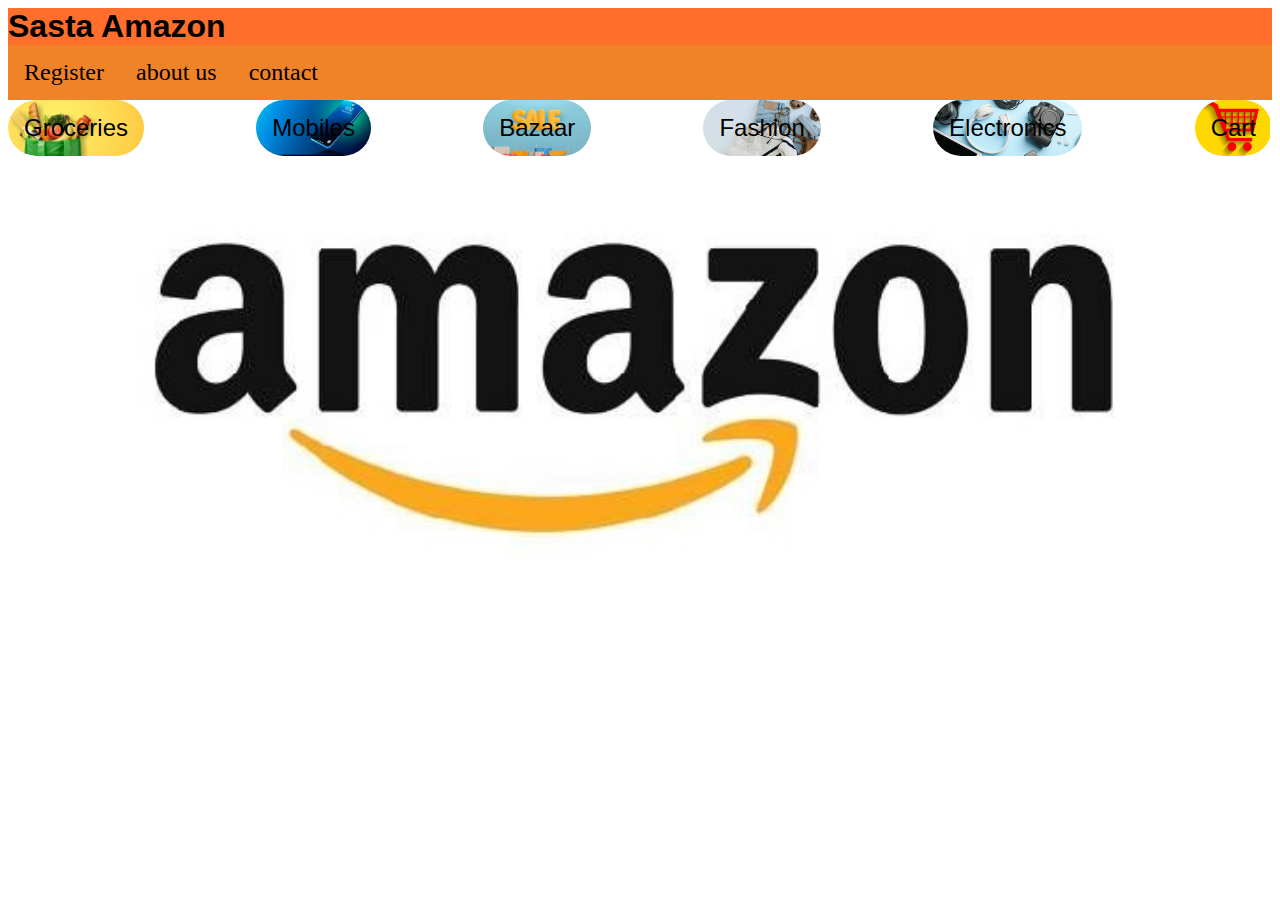
<file: Ecommerce/index.html>
<!DOCTYPE html>
<html lang="en">
<head>
    <link rel="stylesheet" href="CSS/style.css">
</head>
<body>
    <h1>Sasta Amazon</h1>
    <ul id="list1">
        <li><a href="register.html">Register</a></li>
        <li><a href="about.html">about us</a></li>
        <li><a href="contact.html">contact</a></li>
    </ul>

    <ul id="list">
        <li id="lisp1"><a href="groceries.html">Groceries</a></li>
        <li id="lisp2"><a href="mobiles.html">Mobiles</a></li>
        <li id="lisp3"><a href="bazaar.html">Bazaar</a></li>
        <li id="lisp4"><a href="Fashion.html">Fashion</a></li>
        <li id="lisp5"><a href="renew.html">Electronics</a></li>
        <li id="lisp6"><a href="My cart.html">Cart</a></li>
    </ul>
</body>
</html>
</file>
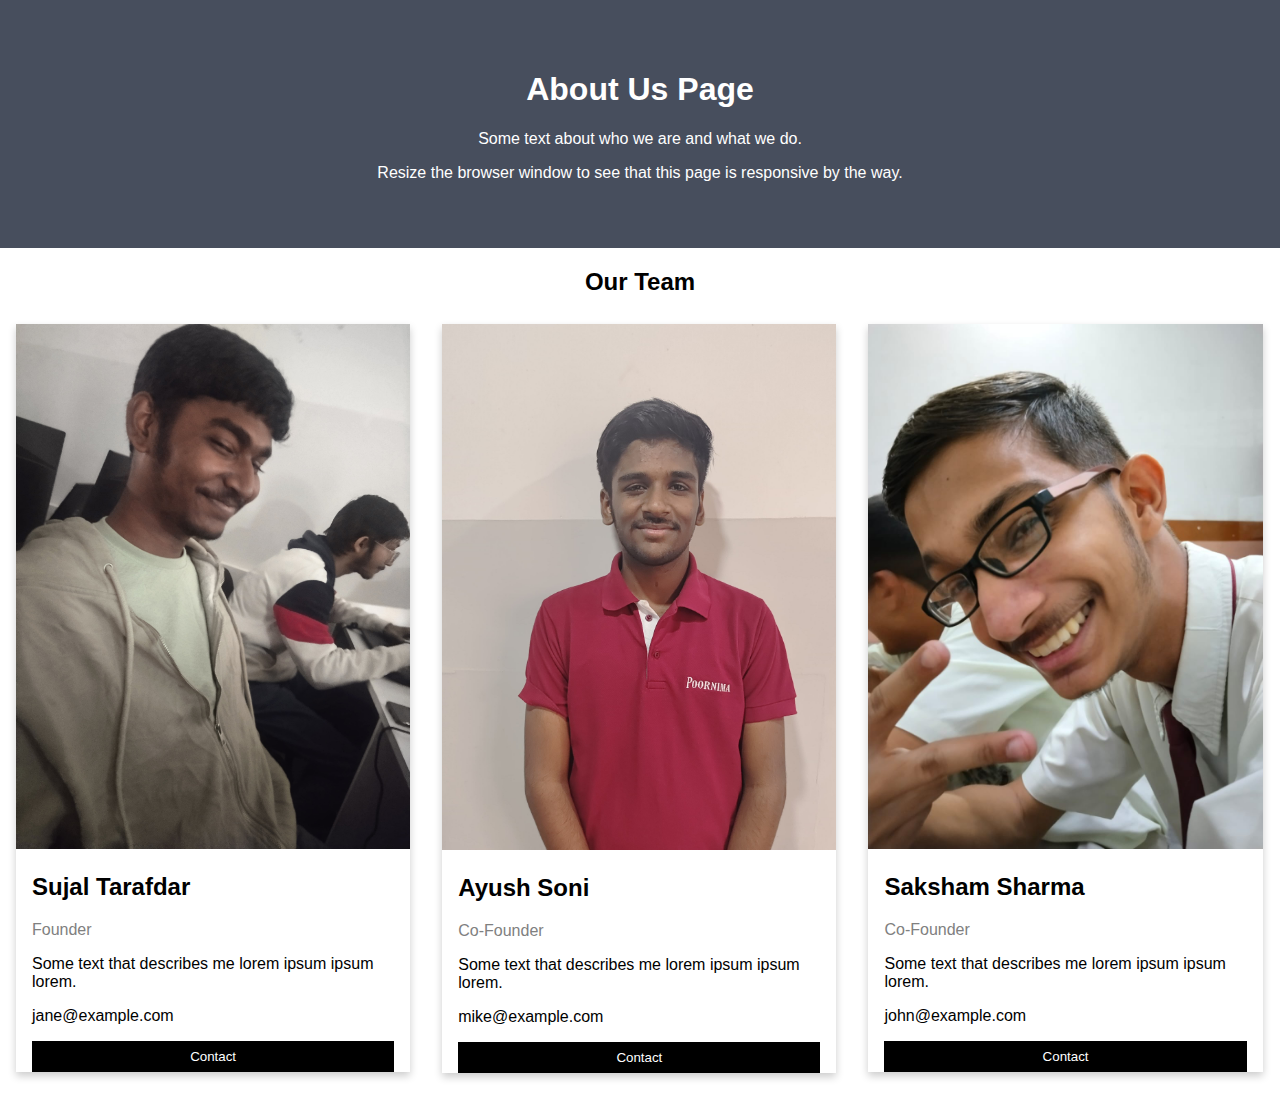
<file: Ecommerce/about.html>
<!DOCTYPE html>
<html>
<head>
<meta name="viewport" content="width=device-width, initial-scale=1">
<style>
body {
  font-family: Arial, Helvetica, sans-serif;
  margin: 0;
}

html {
  box-sizing: border-box;
}

*, *:before, *:after {
  box-sizing: inherit;
}

.column {
  float: left;
  width: 33.3%;
  margin-bottom: 16px;
  padding: 0 8px;
}

.card {
  box-shadow: 0 4px 8px 0 rgba(0, 0, 0, 0.2);
  margin: 8px;
}

.about-section {
  padding: 50px;
  text-align: center;
  background-color: #474e5d;
  color: white;
}

.container {
  padding: 0 16px;
}

.container::after, .row::after {
  content: "";
  clear: both;
  display: table;
}

.title {
  color: grey;
}

.button {
  border: none;
  outline: 0;
  display: inline-block;
  padding: 8px;
  color: white;
  background-color: #000;
  text-align: center;
  cursor: pointer;
  width: 100%;
}

.button:hover {
  background-color: #555;
}

@media screen and (max-width: 650px) {
  .column {
    width: 100%;
    display: block;
  }
}
</style>
</head>
<body>

<div class="about-section">
  <h1>About Us Page</h1>
  <p>Some text about who we are and what we do.</p>
  <p>Resize the browser window to see that this page is responsive by the way.</p>
</div>

<h2 style="text-align:center">Our Team</h2>
<div class="row">
  <div class="column">
    <div class="card">
      <img src="CSS/Images/Sjan.jpg" alt="sujal" style="width:100%">
      <div class="container">
        <h2>Sujal Tarafdar</h2>
        <p class="title">Founder</p>
        <p>Some text that describes me lorem ipsum ipsum lorem.</p>
        <p>jane@example.com</p>
        <a href="https://www.linkedin.com/in/sujal-tarafdar-36020a316/"><button class="button">Contact</button></a>
      </div>
    </div>
  </div>

  <div class="column">
    <div class="card">
      <img src="CSS/Images/Ayush 3.jpg" alt="Mike" style="width:100%">
      <div class="container">
        <h2>Ayush Soni</h2>
        <p class="title">Co-Founder</p>
        <p>Some text that describes me lorem ipsum ipsum lorem.</p>
        <p>mike@example.com</p>
        <a href="https://www.linkedin.com/in/ayush-soni-5652b4328/"><button class="button">Contact</button></a>
      </div>
    </div>
  </div>
  
  <div class="column">
    <div class="card">
      <img src="CSS/Images/Saksham.jpg" alt="John" style="width:100%">
      <div class="container">
        <h2>Saksham Sharma</h2>
        <p class="title">Co-Founder</p>
        <p>Some text that describes me lorem ipsum ipsum lorem.</p>
        <p>john@example.com</p>
        <a href="https://www.linkedin.com/in/saksham-sharma-b95728309/"><button class="button">Contact</button></a>
      </div>
    </div>
  </div>
</div>

</body>
</html>
</file>
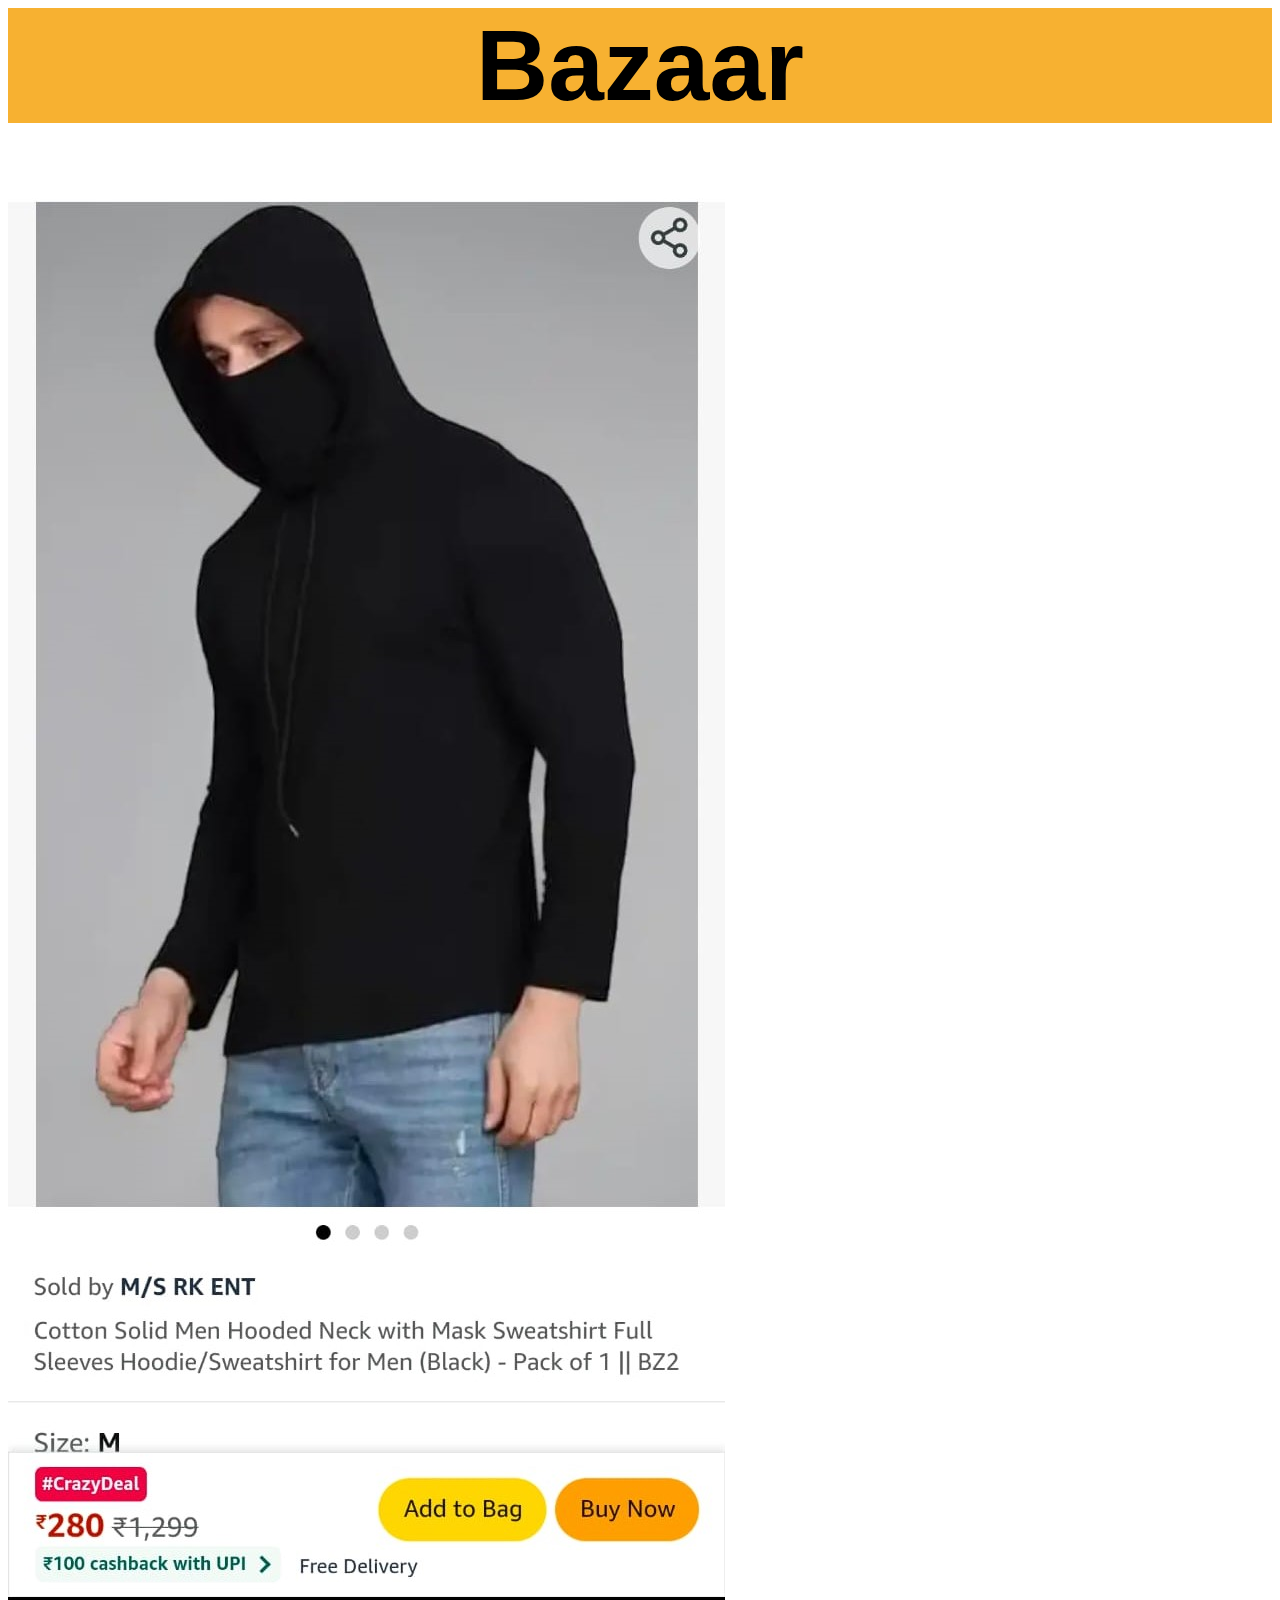
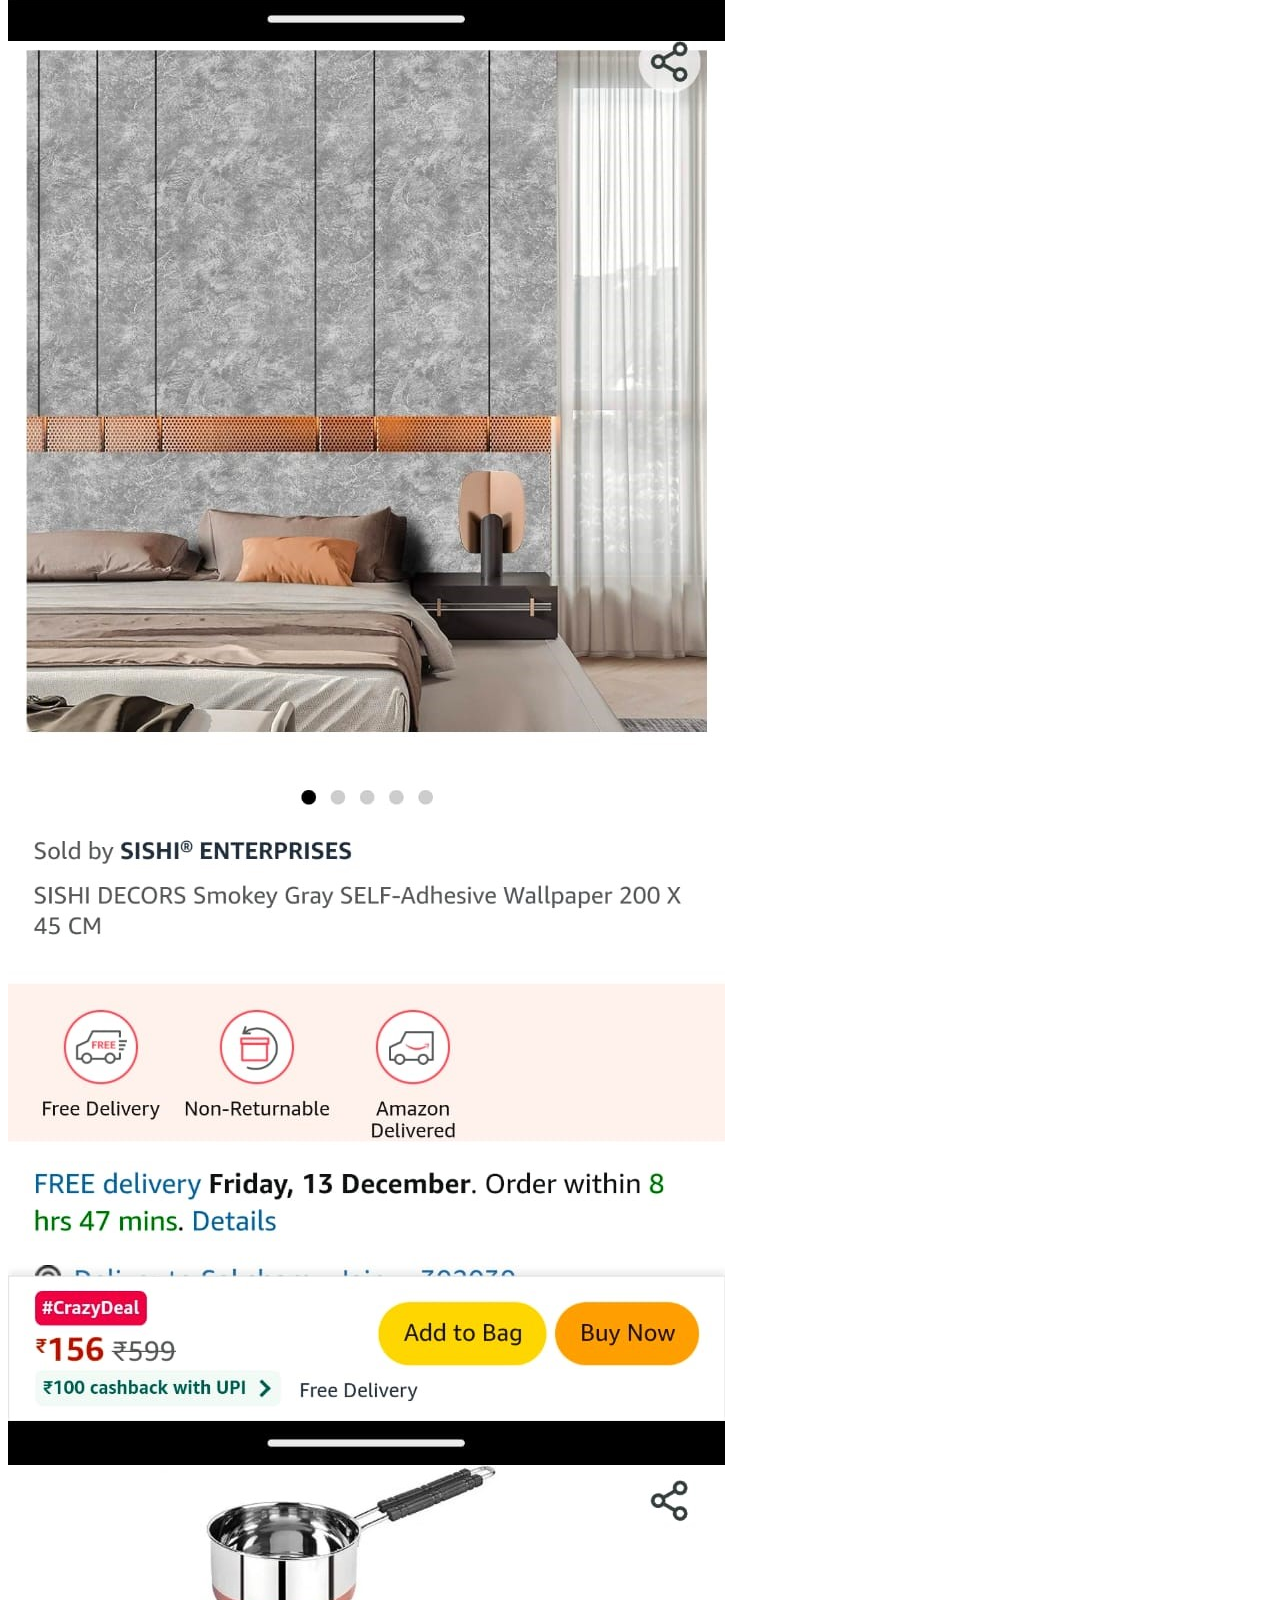
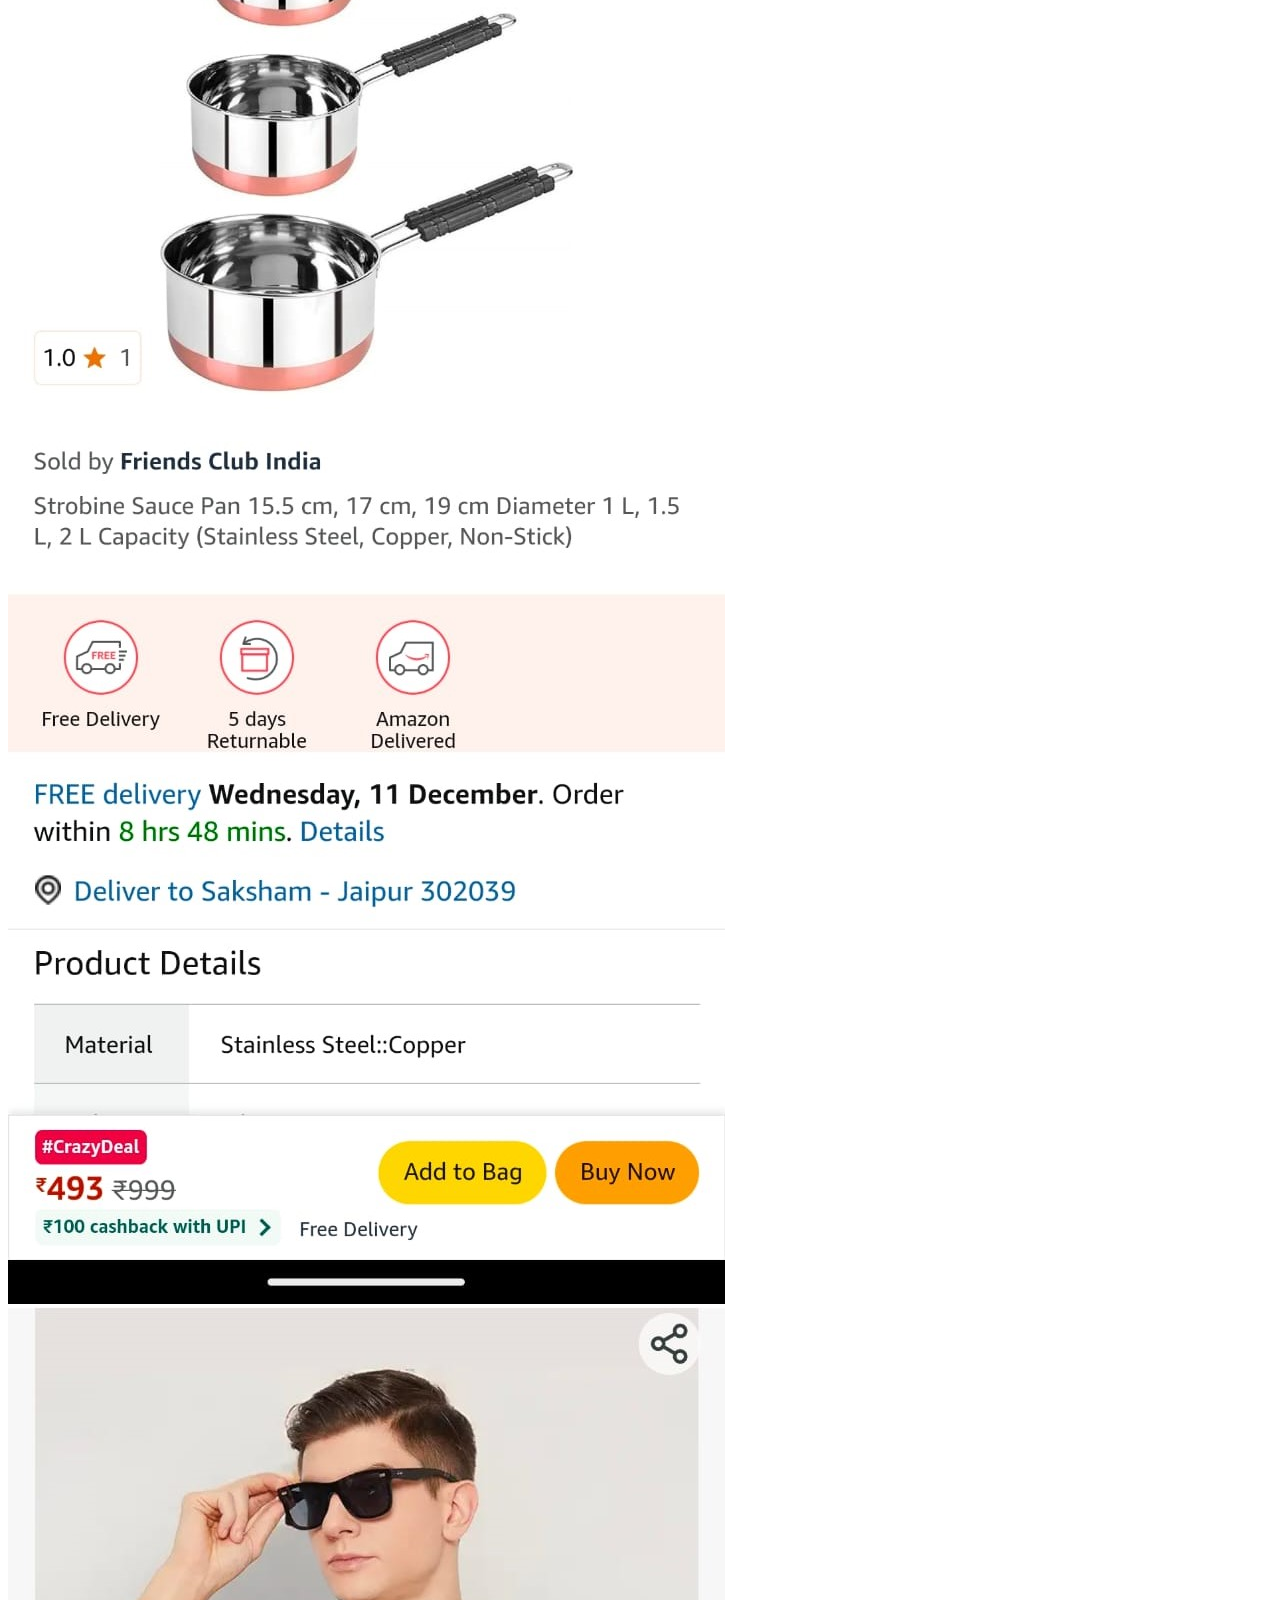
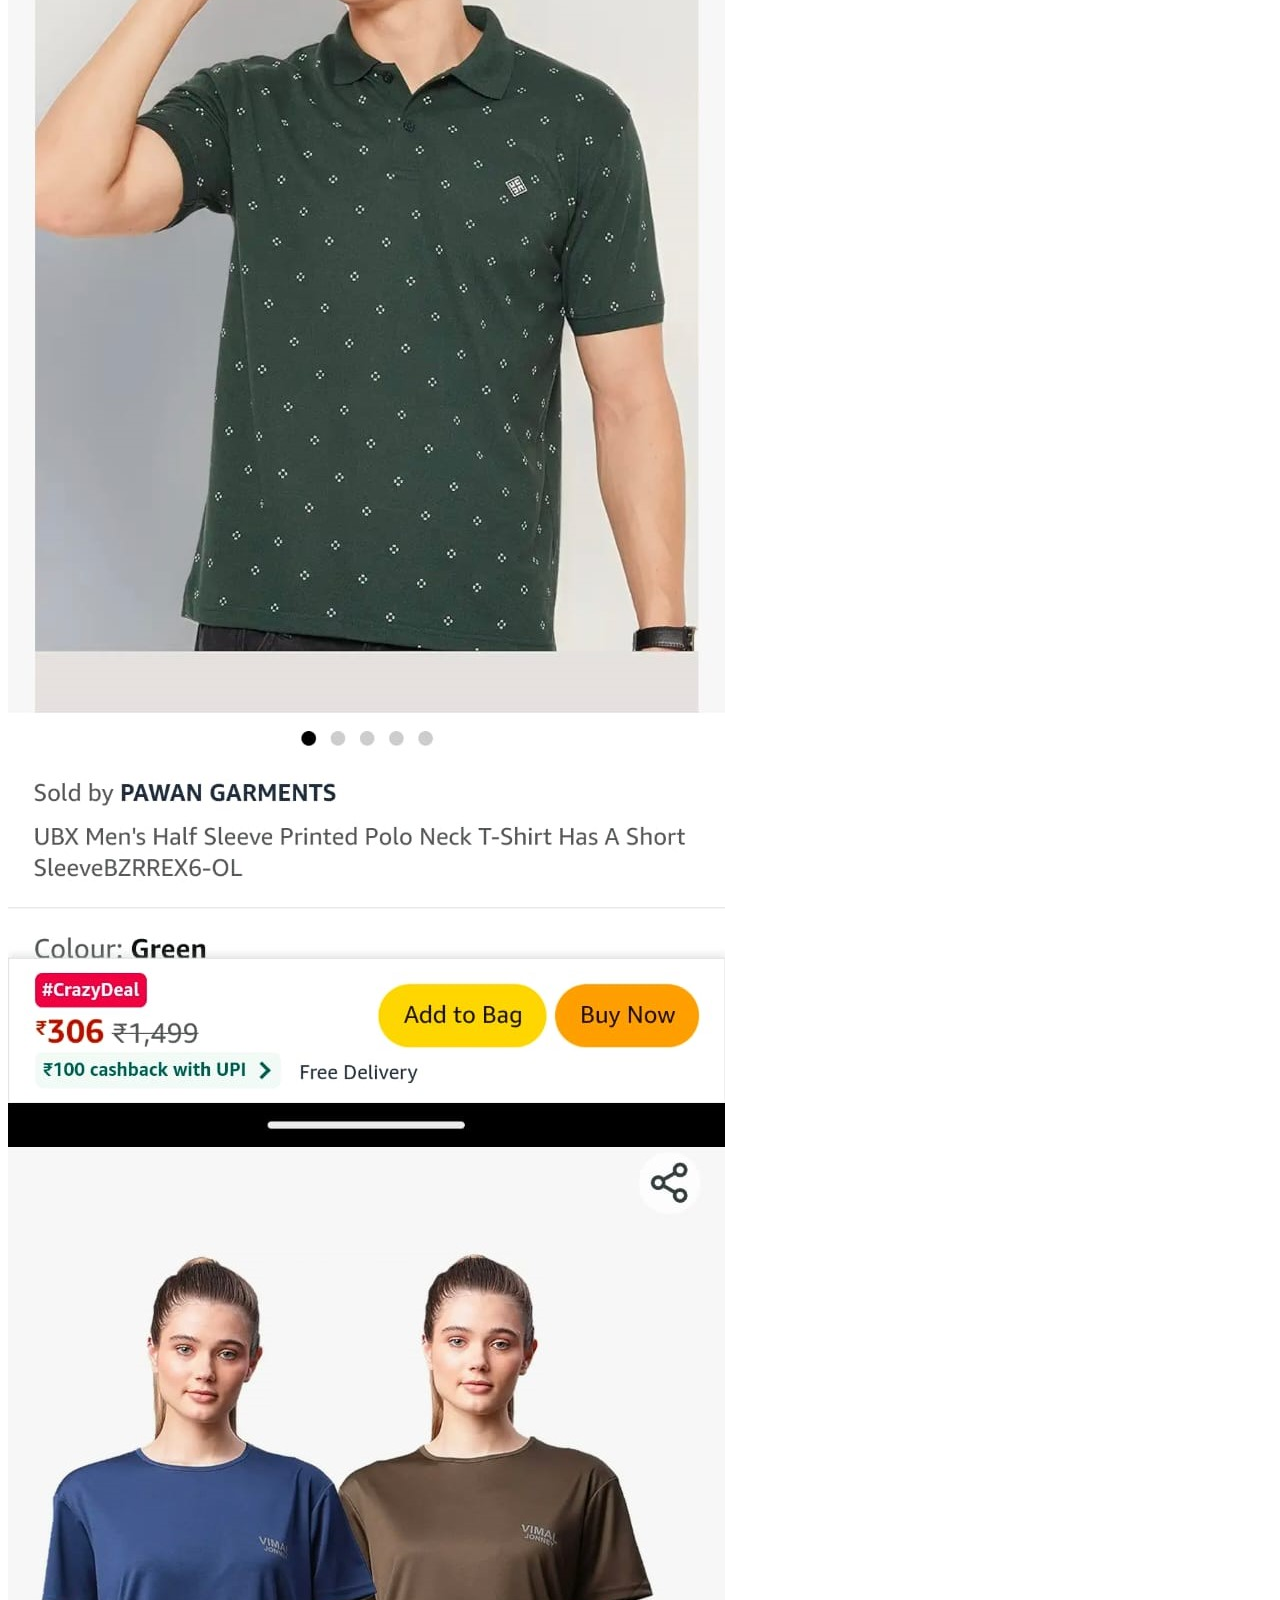
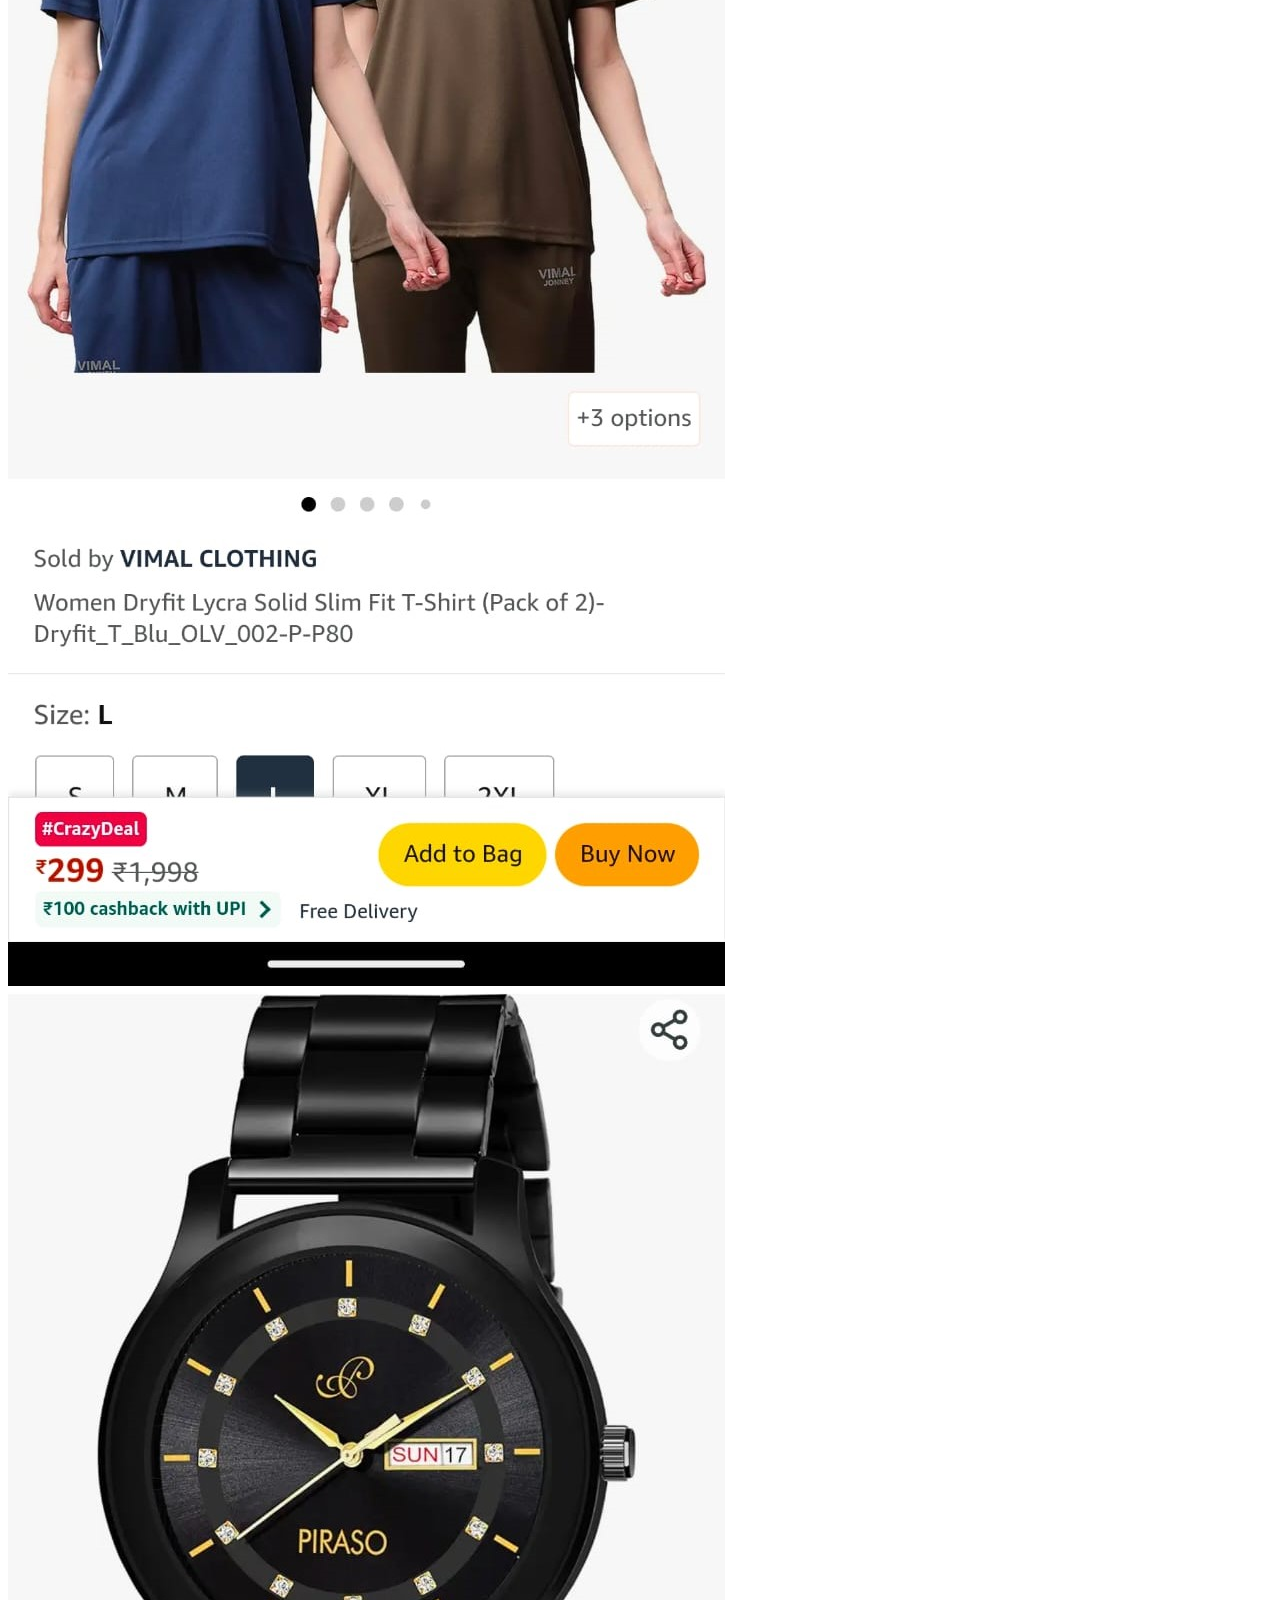
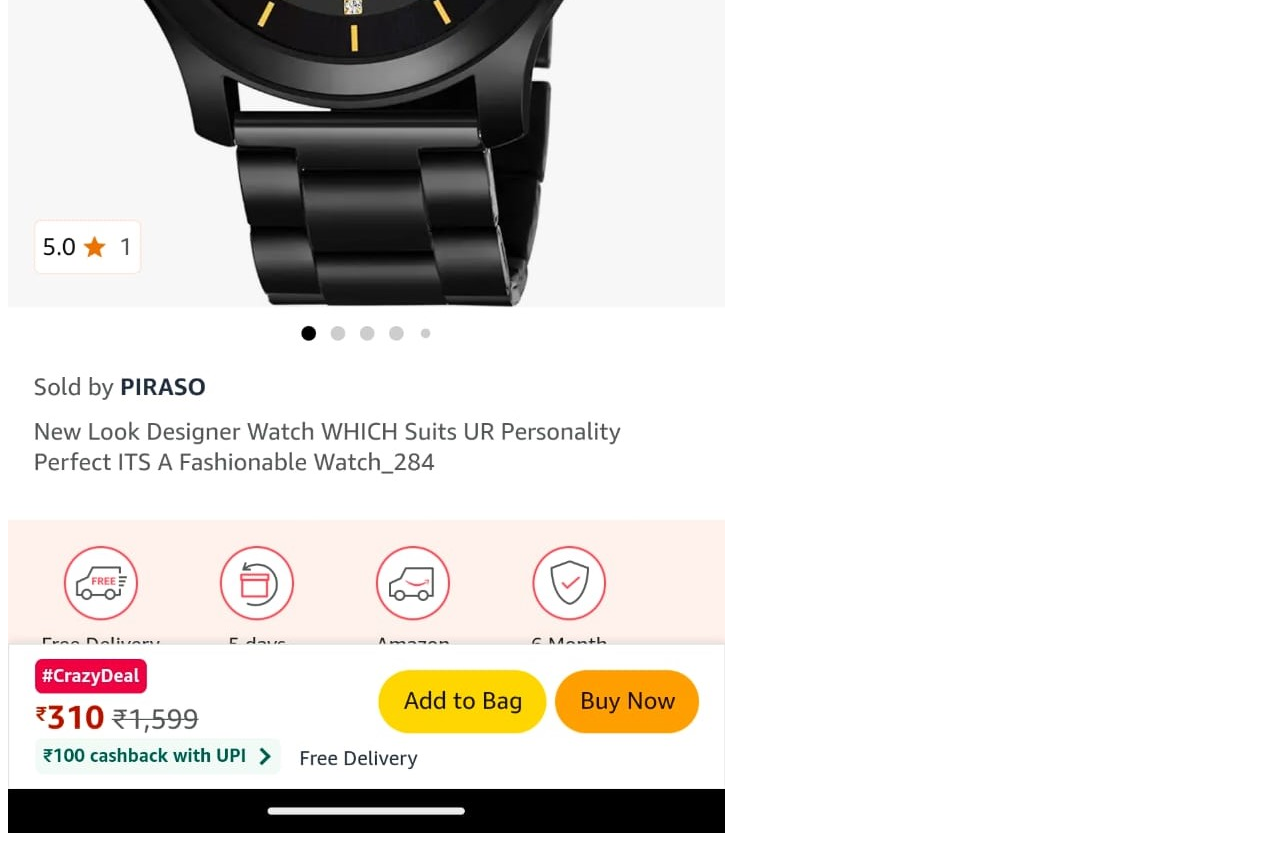
<file: Ecommerce/bazaar.html>
<html>
    <head>
        <link rel="stylesheet" href="CSS/groceries.css">

    </head>
    <body>
        <h1>Bazaar</h1>
        <p><a target="_blank" href="https://www.amazon.in/Cotton-Hooded-Sweatshirt-Sleeves-Hoodie/dp/B0DFMG9ZDY">
            <img src="CSS/Images/hoodie.jpg" alt="">
        </a>
        <a target="_blank" href="https://www.amazon.in/SISHI-DECORS-Smokey-SELF-Adhesive-Wallpaper/dp/B0CPYMKWN3">
            <img src="CSS/Images/bedsheet 2.jpg" alt="">
        </a>
        <a target="_blank" href="https://www.amazon.in/Strobine-Sauce-Pan-Stainless-Non-Stick/dp/B0D41LKJFB">
            <img src="CSS/Images/utensil.jpg" alt="">
        </a>
        <a target="_blank" href="https://www.amazon.in/Sleeve-Printed-T-Shirt-Short-SleeveBZRREX6-OL_M/dp/B0D45MDKNZ">
            <img src="CSS/Images/pawan.jpg" alt="">
        </a>
        <a target="_blank" href="https://www.amazon.in/Women-Dryfit-Solid-T-Shirt-Dryfit_T_Blu_OLV_002-P/dp/B0DBR6J4TV">
            <img src="CSS/Images/vimal.jpg" alt="">
        </a>
        <a target="_blank" href="https://www.amazon.in/Designer-Personality-Perfect-Fashionable-Watch_284/dp/B0D7Q3S9J9">
            <img src="CSS/Images/watch.jpg" alt="">
        </a></p>

    </body>
</html>
</file>
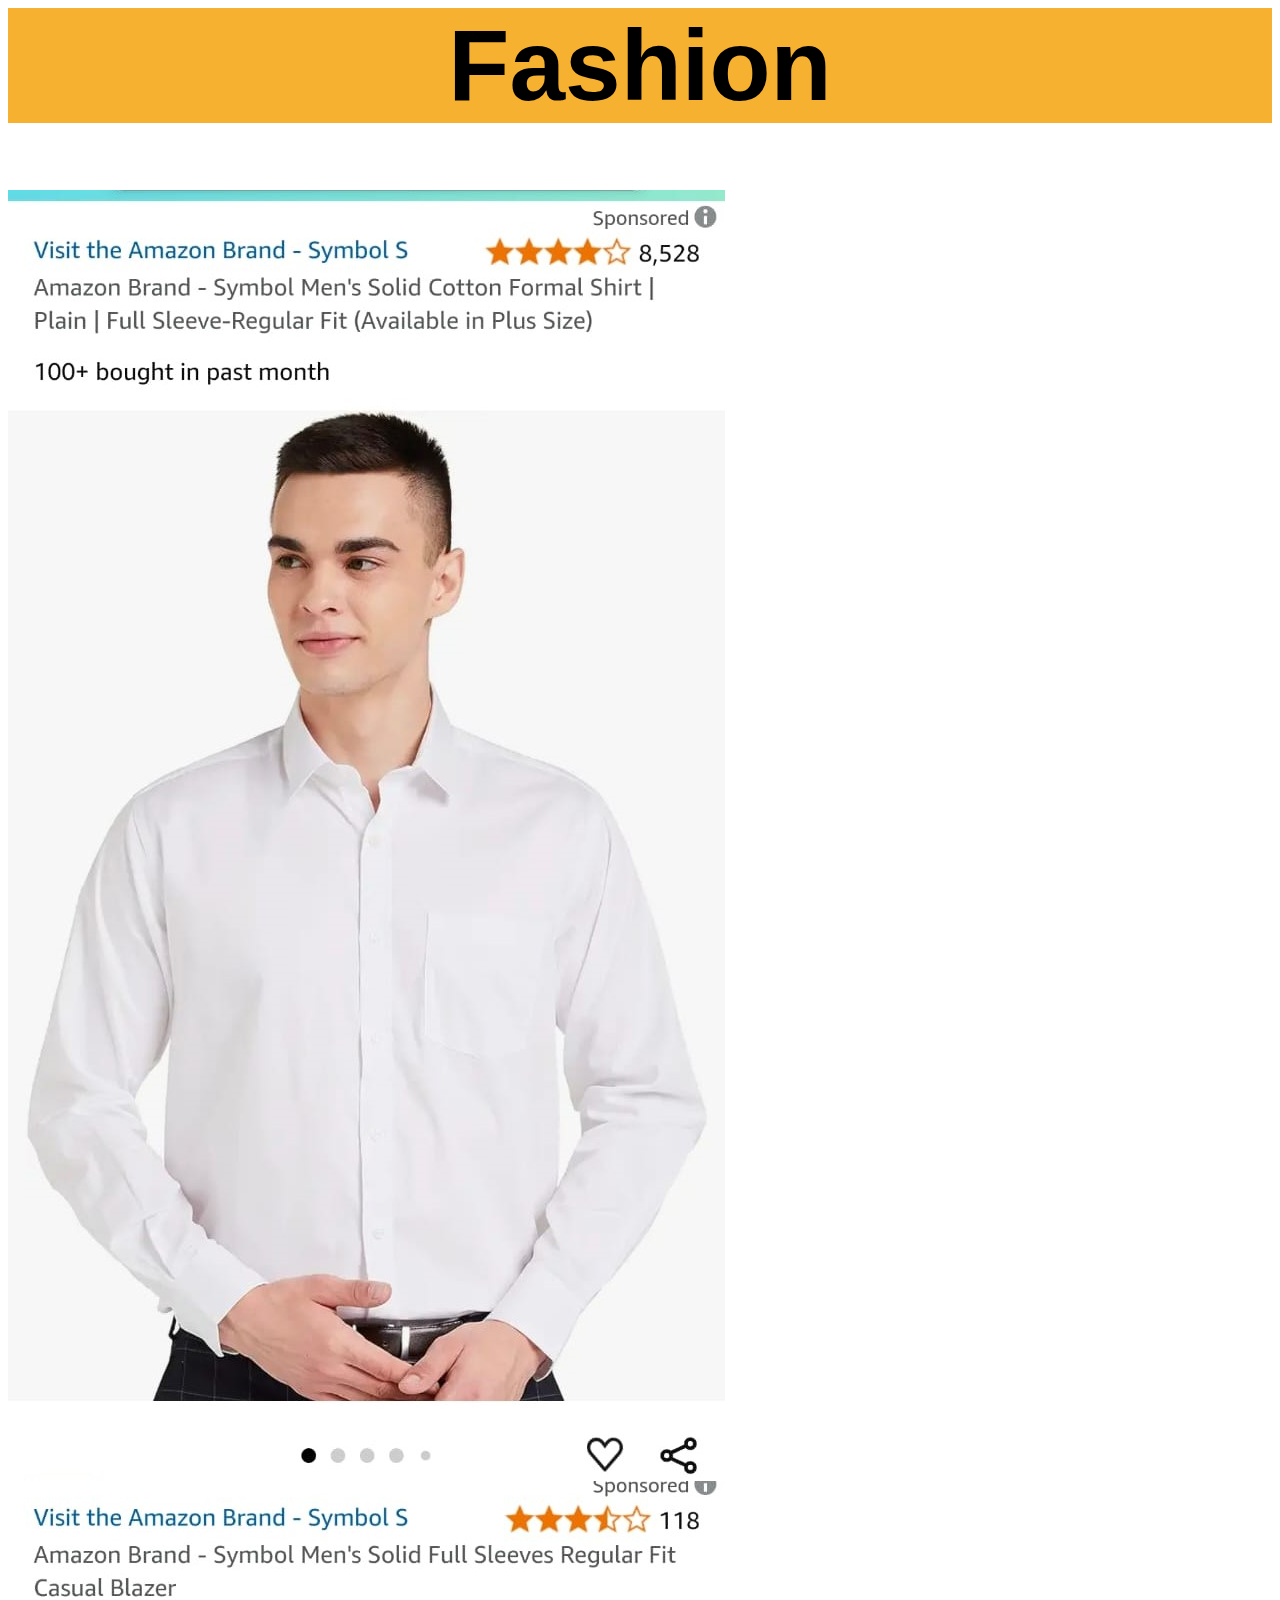
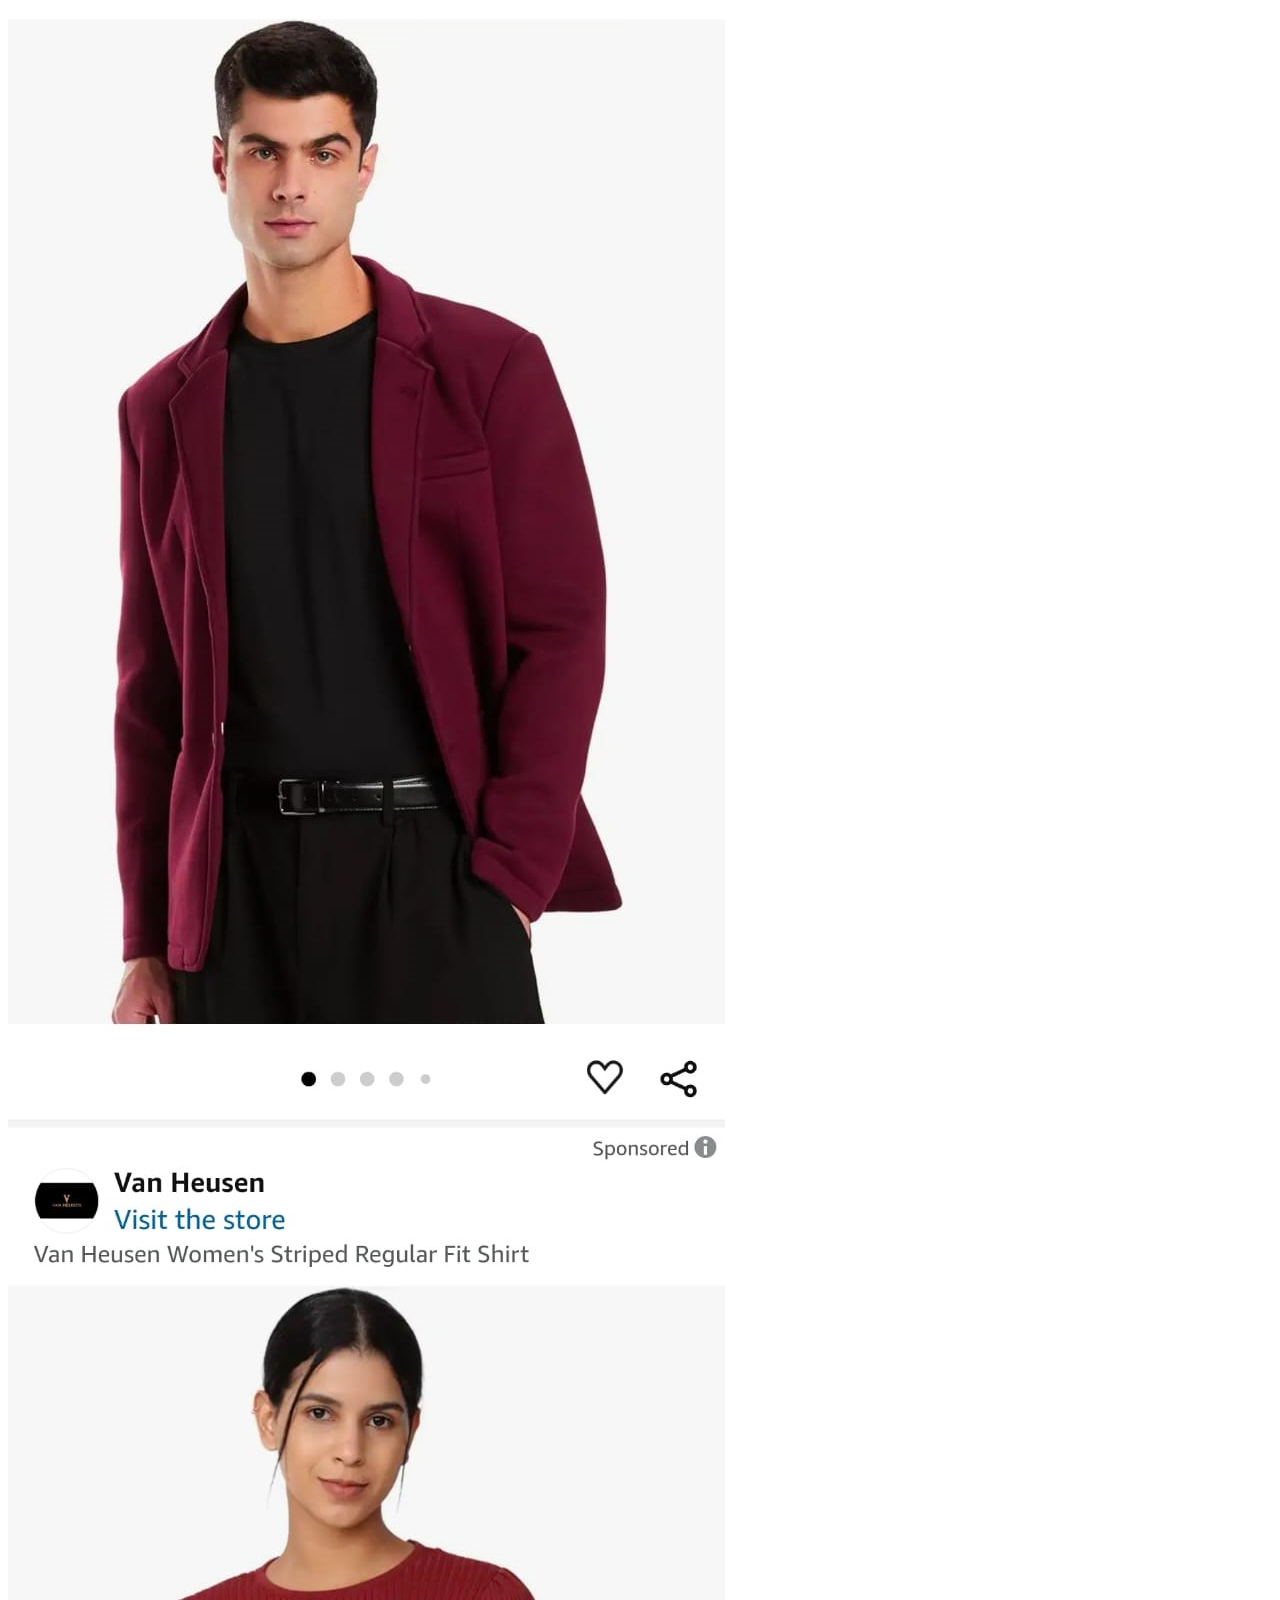
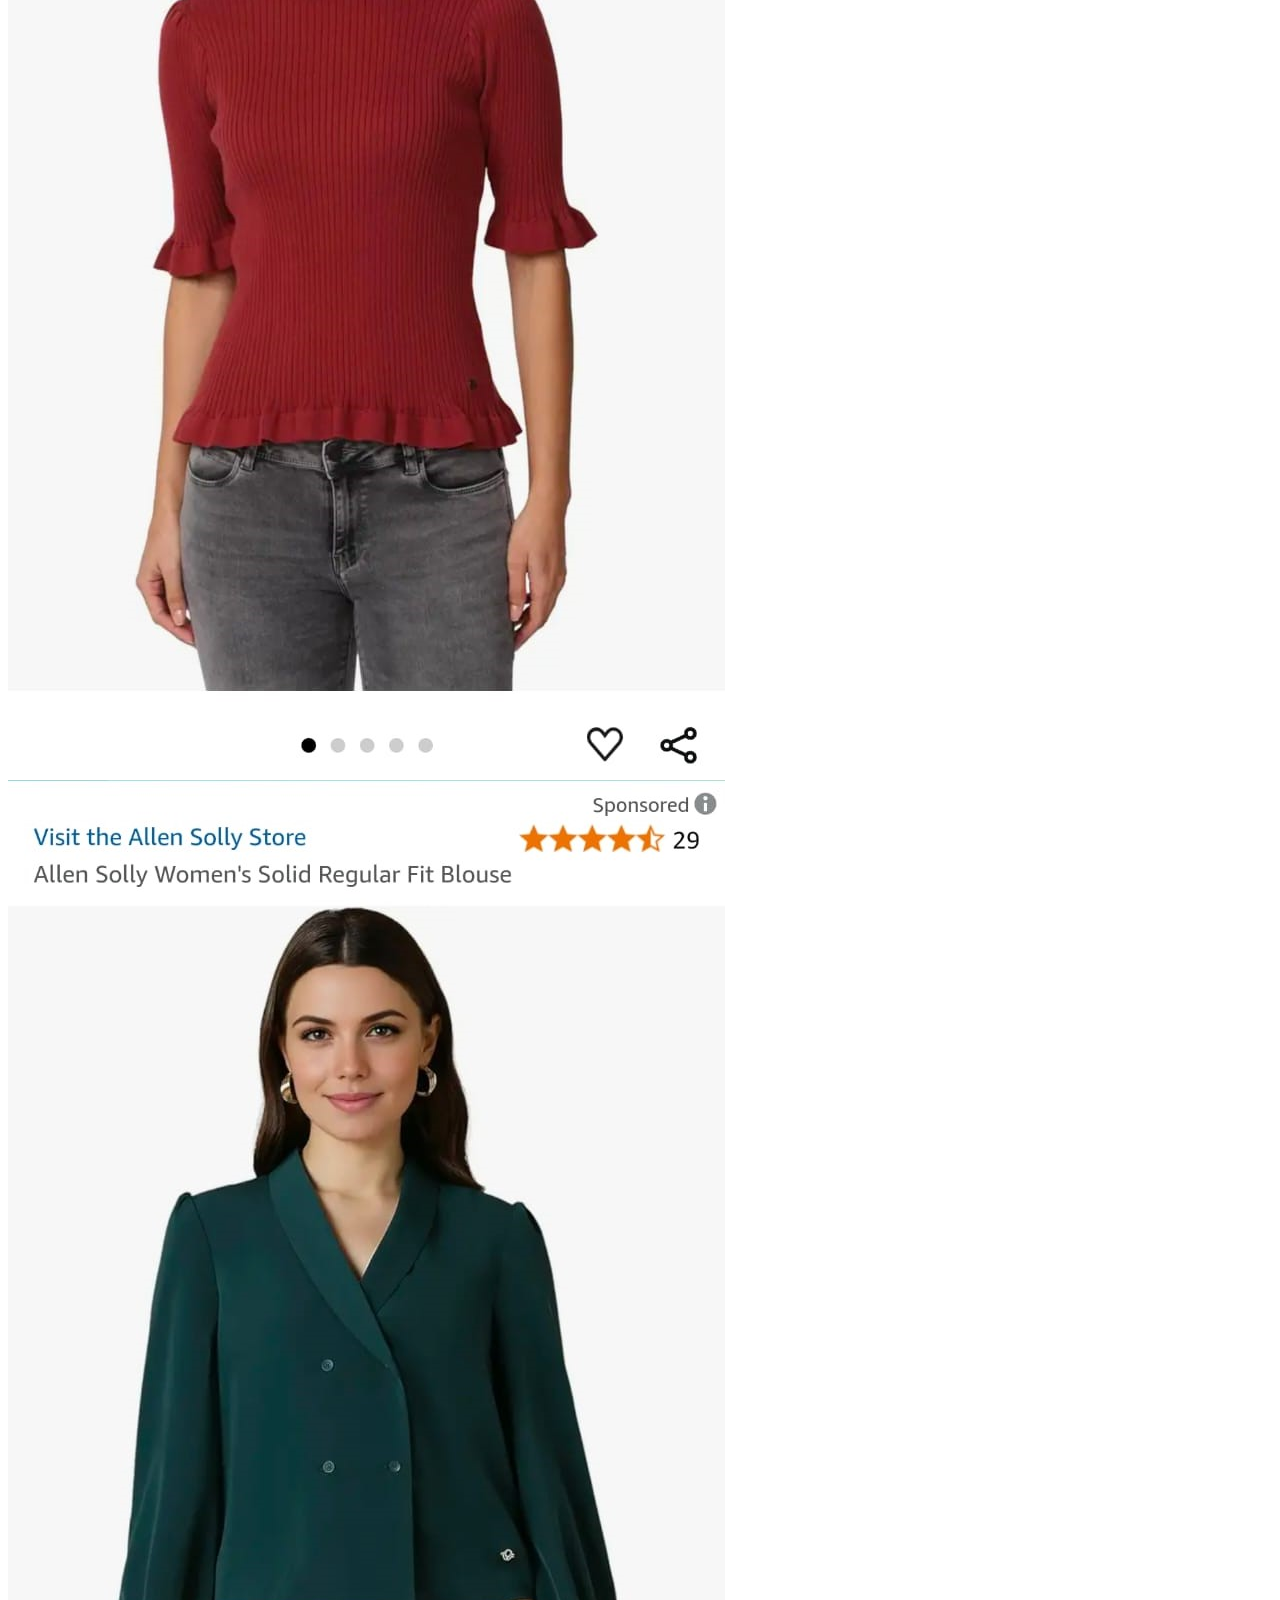
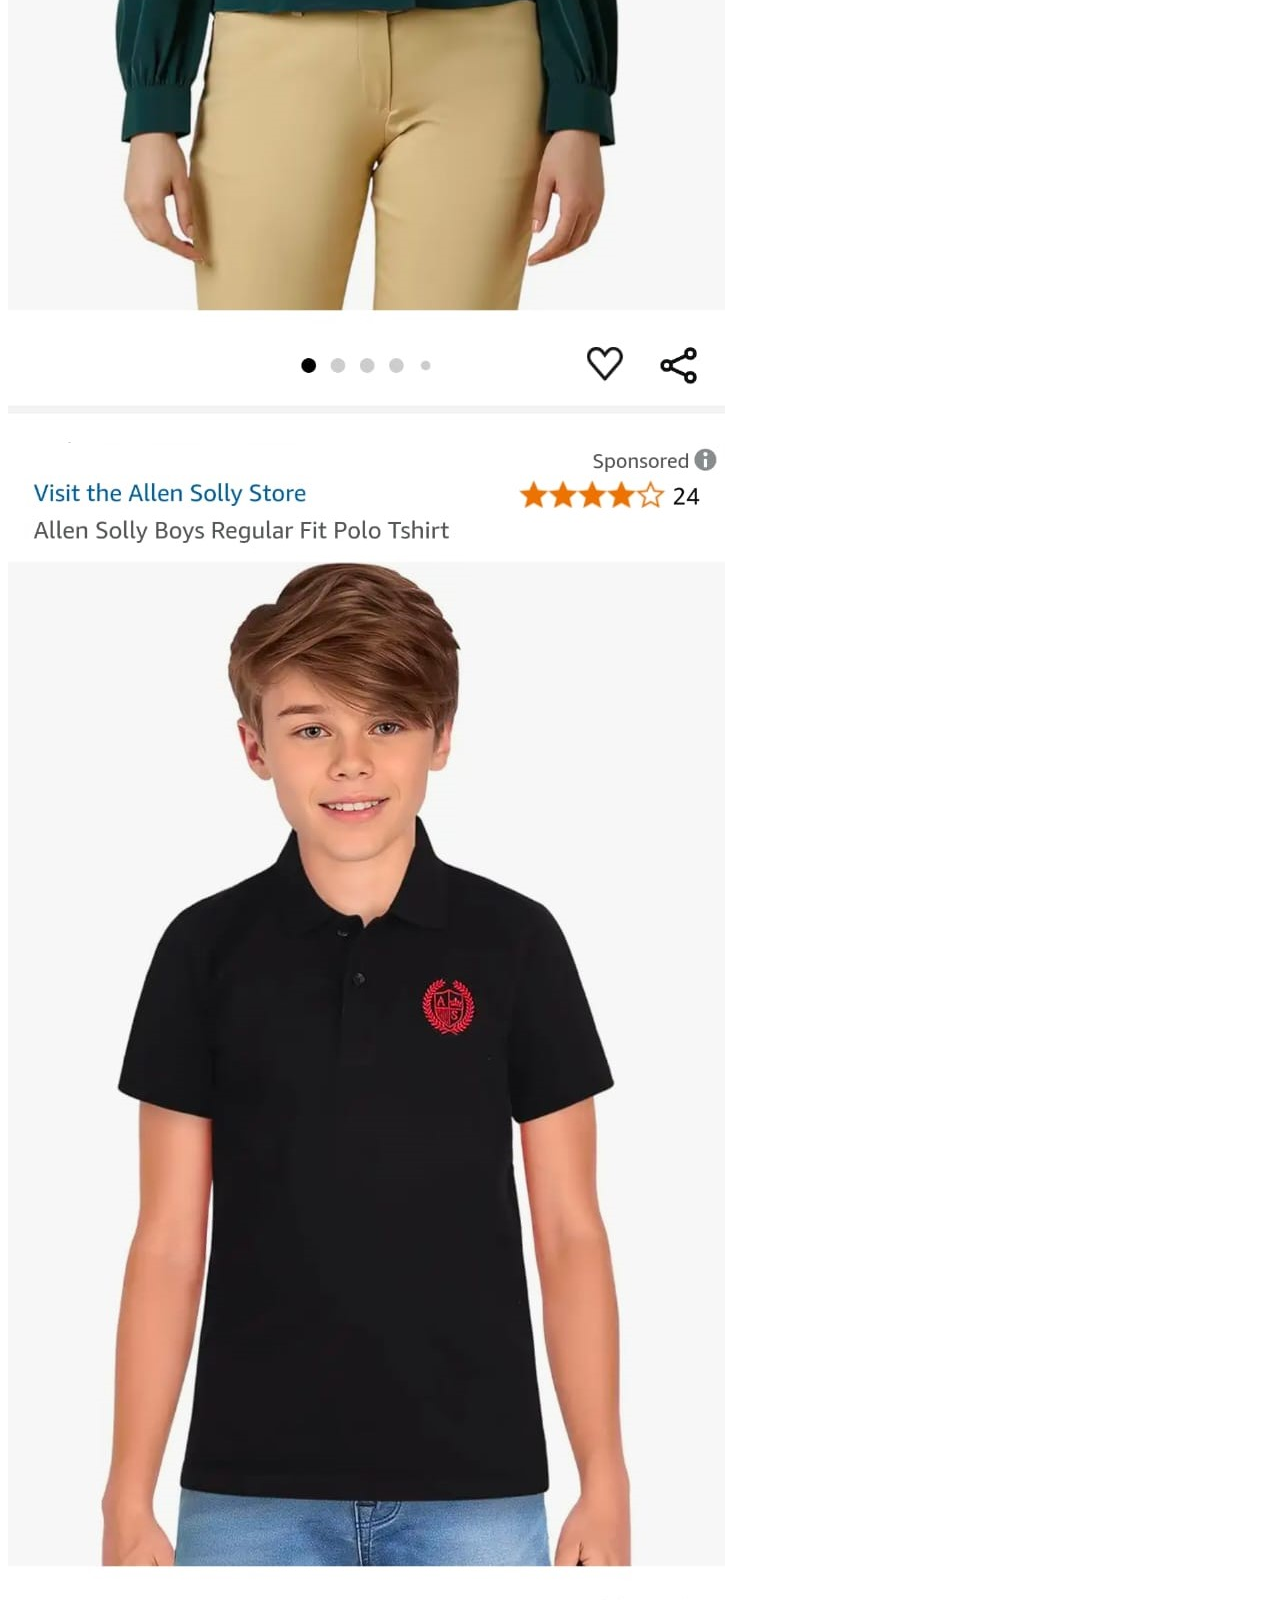
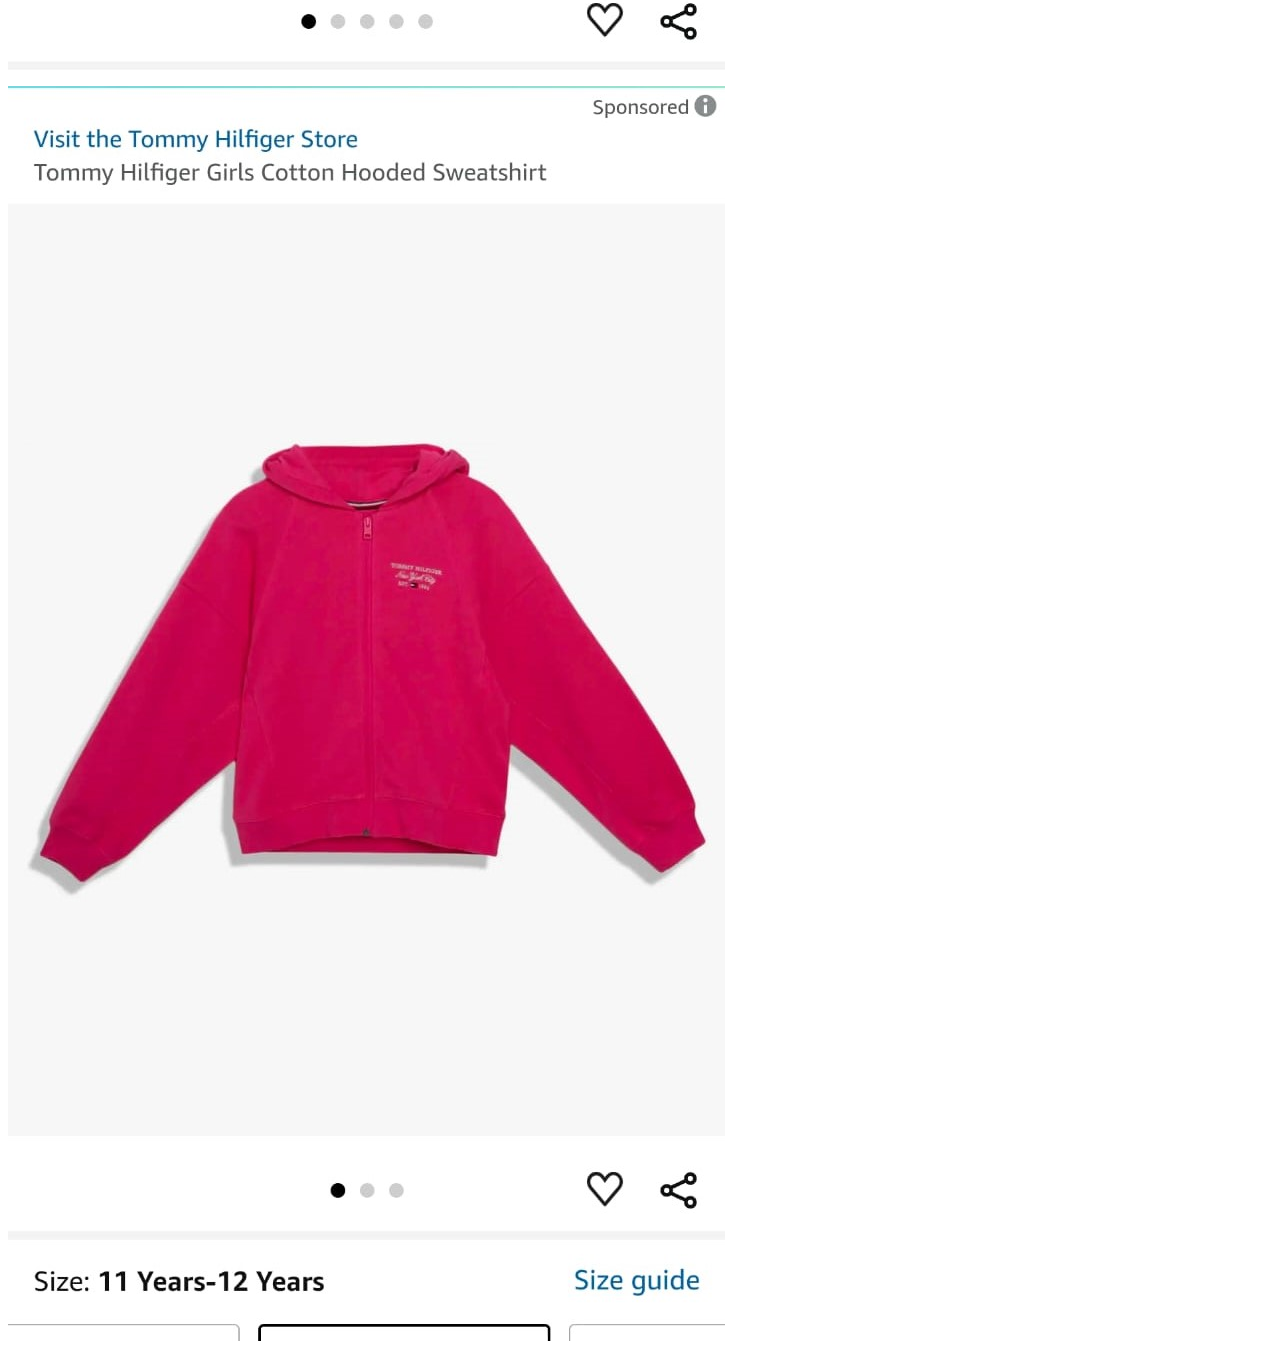
<file: Ecommerce/Fashion.html>
<html>
    <head>
        <link rel="stylesheet" href="CSS/groceries.css">

    </head>
    <body>
        <h1>Fashion</h1>
        <p><a target="_blank" href="https://www.amazon.in/Amazon-Brand-Symbol-Regular-SS20-SYM-FS-01_EPP-1A_White3/dp/B08YYXGNDX">
            <img src="CSS/Images/mens 1.jpg" alt="">
        </a>
        <a target="_blank" href="https://www.amazon.in/Amazon-Brand-Sleeves-Regular-AW23-SY-BLZ-10_Wine_M/dp/B0CBKLG1MP">
            <img src="CSS/Images/mens 2.jpg" alt="">
        </a>
        <a target="_blank" href="https://www.amazon.in/Van-Heusen-Womens-Regular-VWFTURGFX44052_Maroon/dp/B0CJYF5PXY">
            <img src="CSS/Images/women 1.jpg" alt="">
        </a>
        <a target="_blank" href="https://www.amazon.in/Allen-Solly-Womens-Regular-AHTSWRGP804273_Dark/dp/B0D4Z8YST1Z">
            <img src="CSS/Images/women 2.jpg" alt="">
        </a>
        <a target="_blank" href="https://www.amazon.in/Allen-Solly-Regular-T-Shirt-ABKPERGFE16348_Black/dp/B0CSSR3KHS">
            <img src="CSS/Images/boys 1.jpg" alt="">
        </a>
        <a target="_blank" href="https://www.amazon.in/Tommy-Hilfiger-Girls-Color-Sweatshirt/dp/B0D3R1R85Z">
            <img src="CSS/Images/girls 1.jpg" alt="">
        </a></p>

    </body>
</html>
</file>
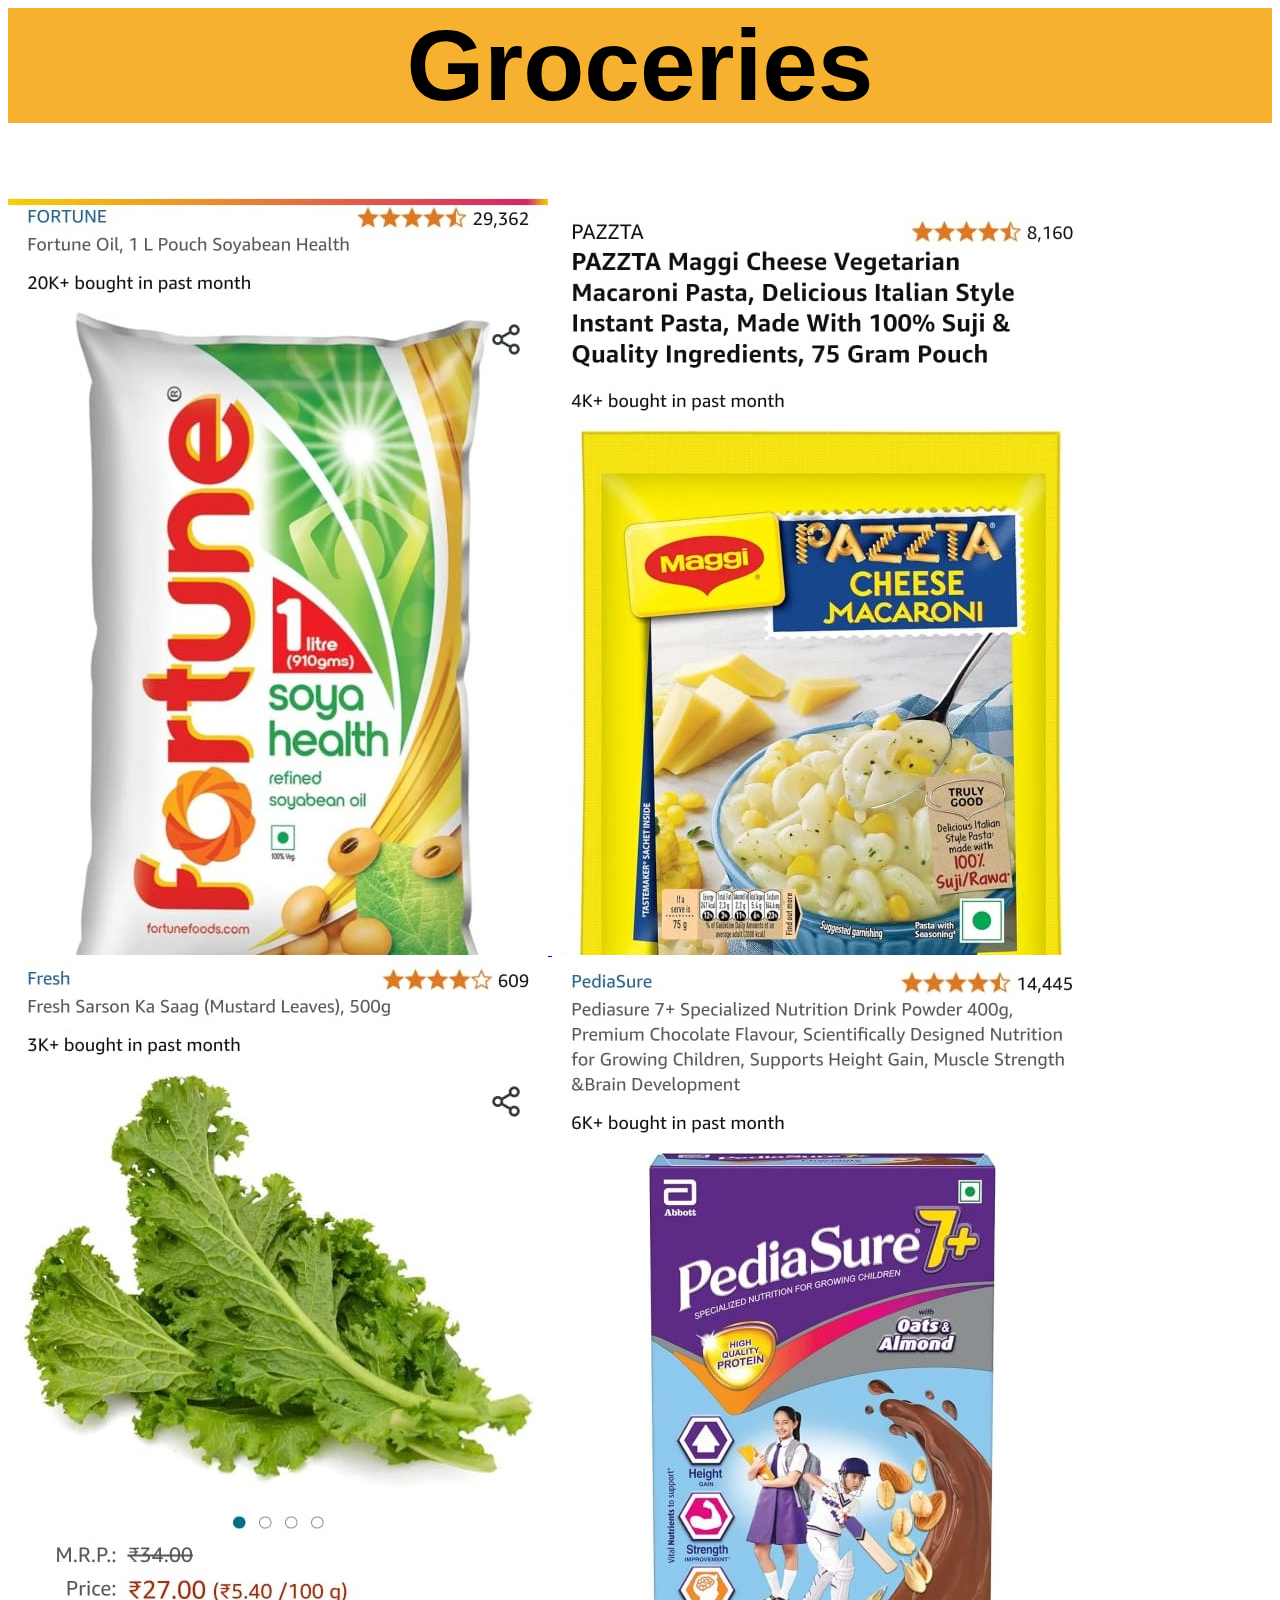
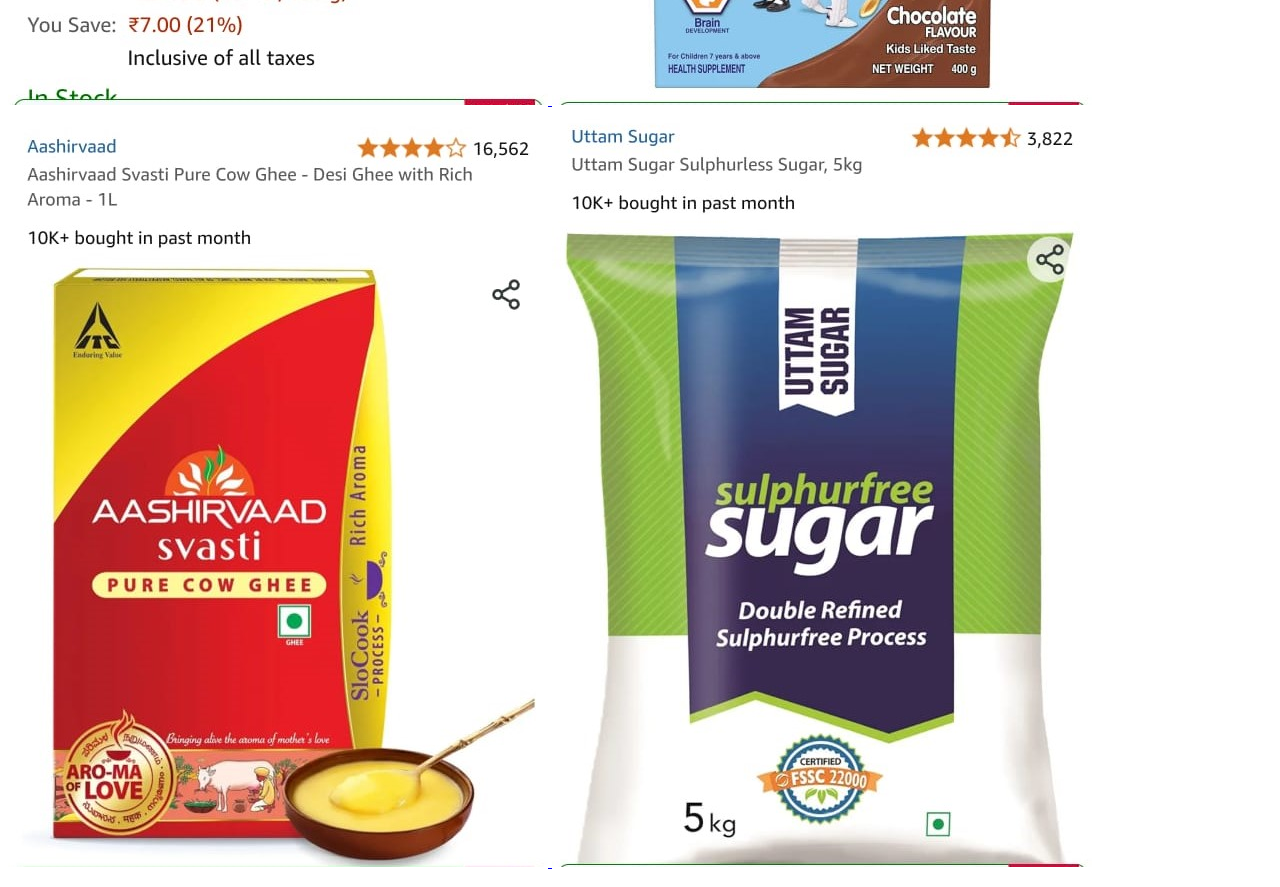
<file: Ecommerce/groceries.html>
<html>
    <head>
        <link rel="stylesheet" href="CSS/groceries.css">

    </head>
    <body>
        <h1>Groceries</h1>
        <p><a target="_blank" href="https://www.amazon.in/Fortune-Soyabean-Oil-1L-Pouch/dp/B00TX50T4K?pd_rd_w=qH60W&content-id=amzn1.sym.a2567b9c-d91a-4f86-8046-1598b24fa6c5&pf_rd_p=a2567b9c-d91a-4f86-8046-1598b24fa6c5&pf_rd_r=YYC1APRFHG1ST36W2C1F&pd_rd_wg=ZA5a8&pd_rd_r=0e41411b-1915-45ea-b502-fb4666d25ec4&pd_rd_i=B00TX50T4K&fpw=alm&almBrandId=ctnow&ref_=pd_alm_fs_dsk_sf_rzg_1_1_i&th=1">
            <img src="CSS/Images/fortune.jpg" alt="">
        </a>
        <a target="_blank" href="https://www.amazon.in/Macaroni-Delicious-Italian-Instant-Ingredients/dp/B006JIREEW?pd_rd_w=ZHrTg&content-id=amzn1.sym.b43576d8-4e19-42c0-bd16-43eaa043e305&pf_rd_p=b43576d8-4e19-42c0-bd16-43eaa043e305&pf_rd_r=YYC1APRFHG1ST36W2C1F&pd_rd_wg=ZA5a8&pd_rd_r=0e41411b-1915-45ea-b502-fb4666d25ec4&pd_rd_i=B006JIREEW&fpw=alm&almBrandId=ctnow&ref_=pd_alm_fs_dsk_sf_piup_cs_2_2_i">
            <img src="CSS/Images/maggie.jpg" alt="">
        </a>
        <a target="_blank" href="https://www.amazon.in/Fresh-Sarso-Ka-Sag-500/dp/B07L8HC3BK?pd_rd_w=ZHrTg&content-id=amzn1.sym.b43576d8-4e19-42c0-bd16-43eaa043e305&pf_rd_p=b43576d8-4e19-42c0-bd16-43eaa043e305&pf_rd_r=YYC1APRFHG1ST36W2C1F&pd_rd_wg=ZA5a8&pd_rd_r=0e41411b-1915-45ea-b502-fb4666d25ec4&pd_rd_i=B07L8HC3BK&fpw=alm&almBrandId=ctnow&ref_=pd_alm_fs_dsk_sf_piup_cs_2_1_i">
            <img src="CSS/Images/mustard.jpg" alt="">
        </a>
        <a target="_blank" href="https://www.amazon.in/Pediasure-Specialized-Nutrition-Children-Chocolate/dp/B07ZHKSHQF?pd_rd_w=ZHrTg&content-id=amzn1.sym.b43576d8-4e19-42c0-bd16-43eaa043e305&pf_rd_p=b43576d8-4e19-42c0-bd16-43eaa043e305&pf_rd_r=YYC1APRFHG1ST36W2C1F&pd_rd_wg=ZA5a8&pd_rd_r=0e41411b-1915-45ea-b502-fb4666d25ec4&pd_rd_i=B07ZHKSHQF&fpw=alm&almBrandId=ctnow&ref_=pd_alm_fs_rfc_dsk_sf_piup_cs_2_4_i">
            <img src="CSS/Images/Pedia.jpg" alt="">
        </a>
        <a target="_blank" href="https://www.amazon.in/Aashirvaad-Svasti-Ghee-1L/dp/B07D3CXH7H/ref=sr_1_5_f3_wg?almBrandId=ctnow&crid=3B6VYZHJ7DLEF&dib=eyJ2IjoiMSJ9.[base64].tgGws-4PvYvuIIW5sDiteeDUrGVavz7k2kg65FdTOsw&dib_tag=se&fpw=alm&keywords=aashirvaad&nsdOptOutParam=true&qid=1733412993&s=nowstore&sprefix=aashirvaad+%2Cnowstore%2C212&sr=1-5">
            <img src="CSS/Images/aashirvaad.jpg" alt="">
        </a>
        <a target="_blank" href="https://www.amazon.in/Uttam-Sugar-Sulphurless-5kg/dp/B07H35XJQ7?pd_rd_w=qH60W&content-id=amzn1.sym.a2567b9c-d91a-4f86-8046-1598b24fa6c5&pf_rd_p=a2567b9c-d91a-4f86-8046-1598b24fa6c5&pf_rd_r=YYC1APRFHG1ST36W2C1F&pd_rd_wg=ZA5a8&pd_rd_r=0e41411b-1915-45ea-b502-fb4666d25ec4&pd_rd_i=B07H35XJQ7&fpw=alm&almBrandId=ctnow&ref_=pd_alm_fs_dsk_sf_rzg_1_2_i">
            <img src="CSS/Images/sugar.jpg" alt="">
        </a></p>

    </body>
</html>
</file>
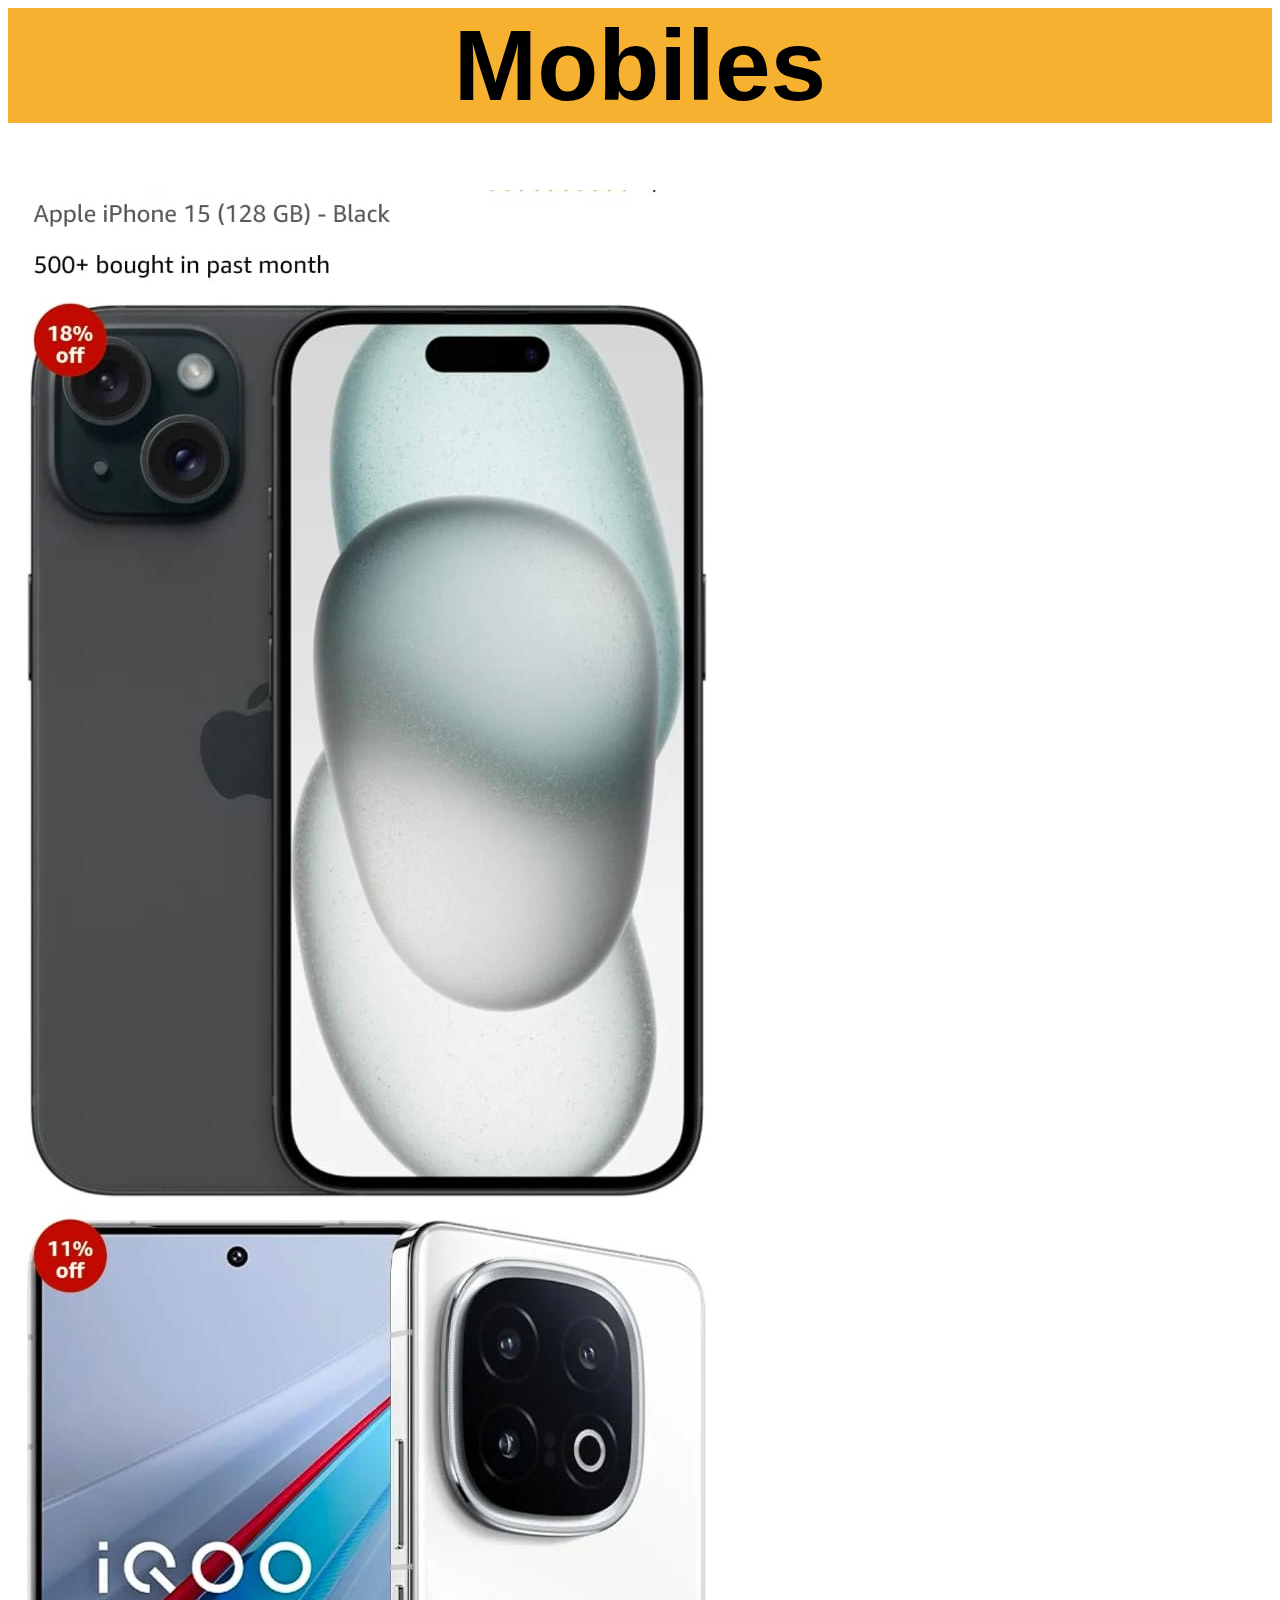
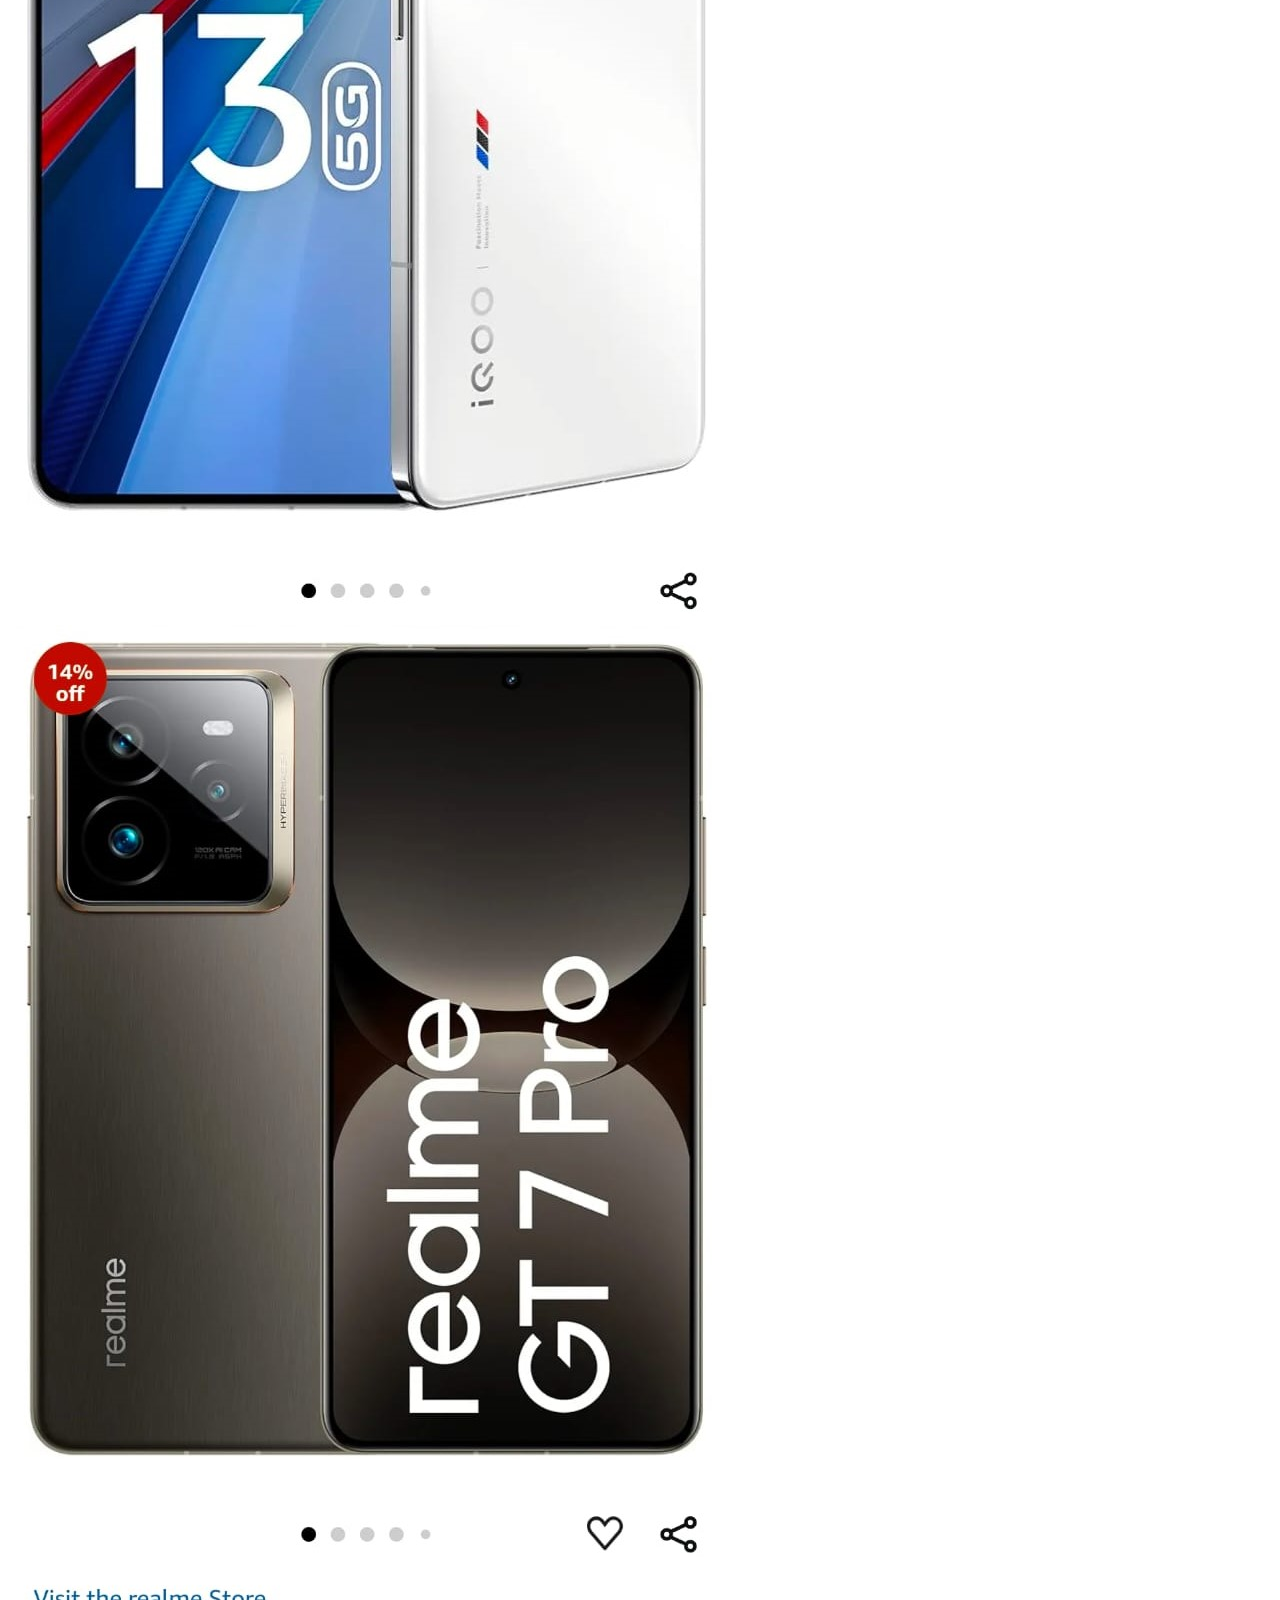
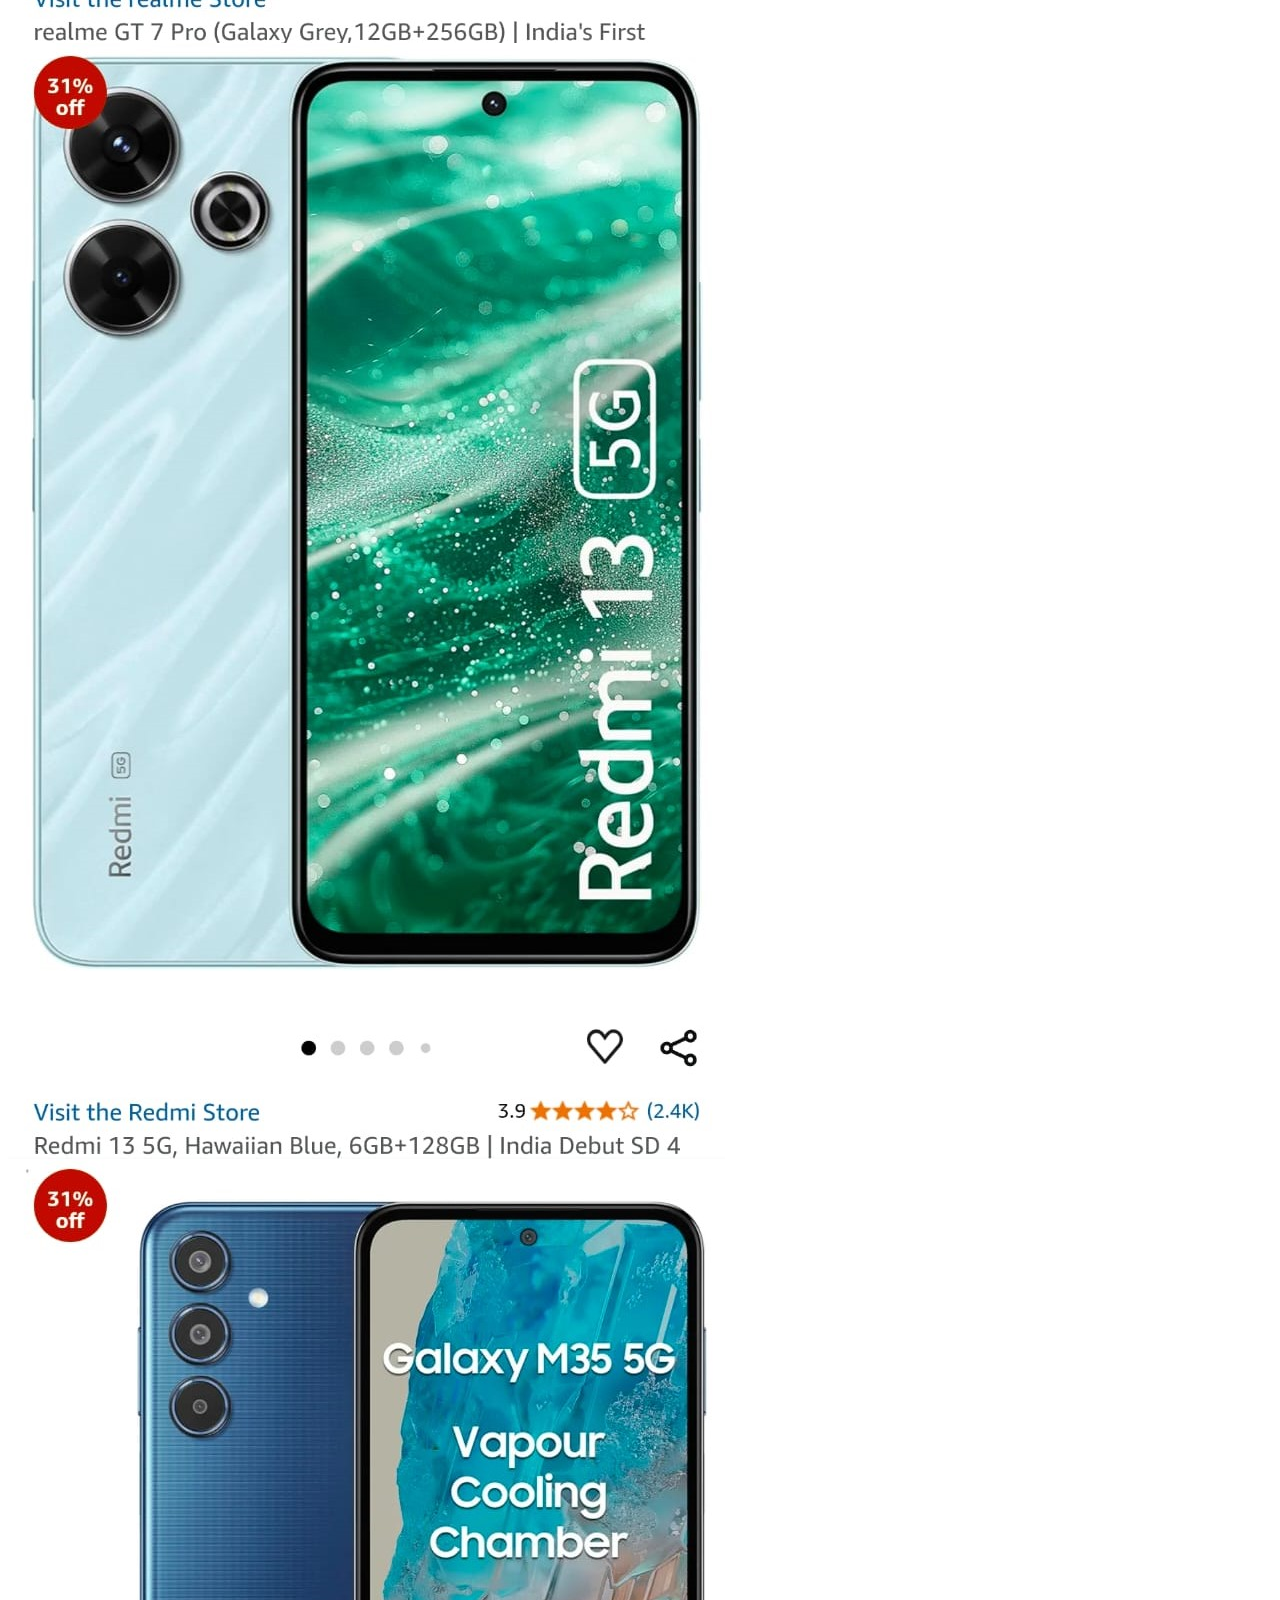
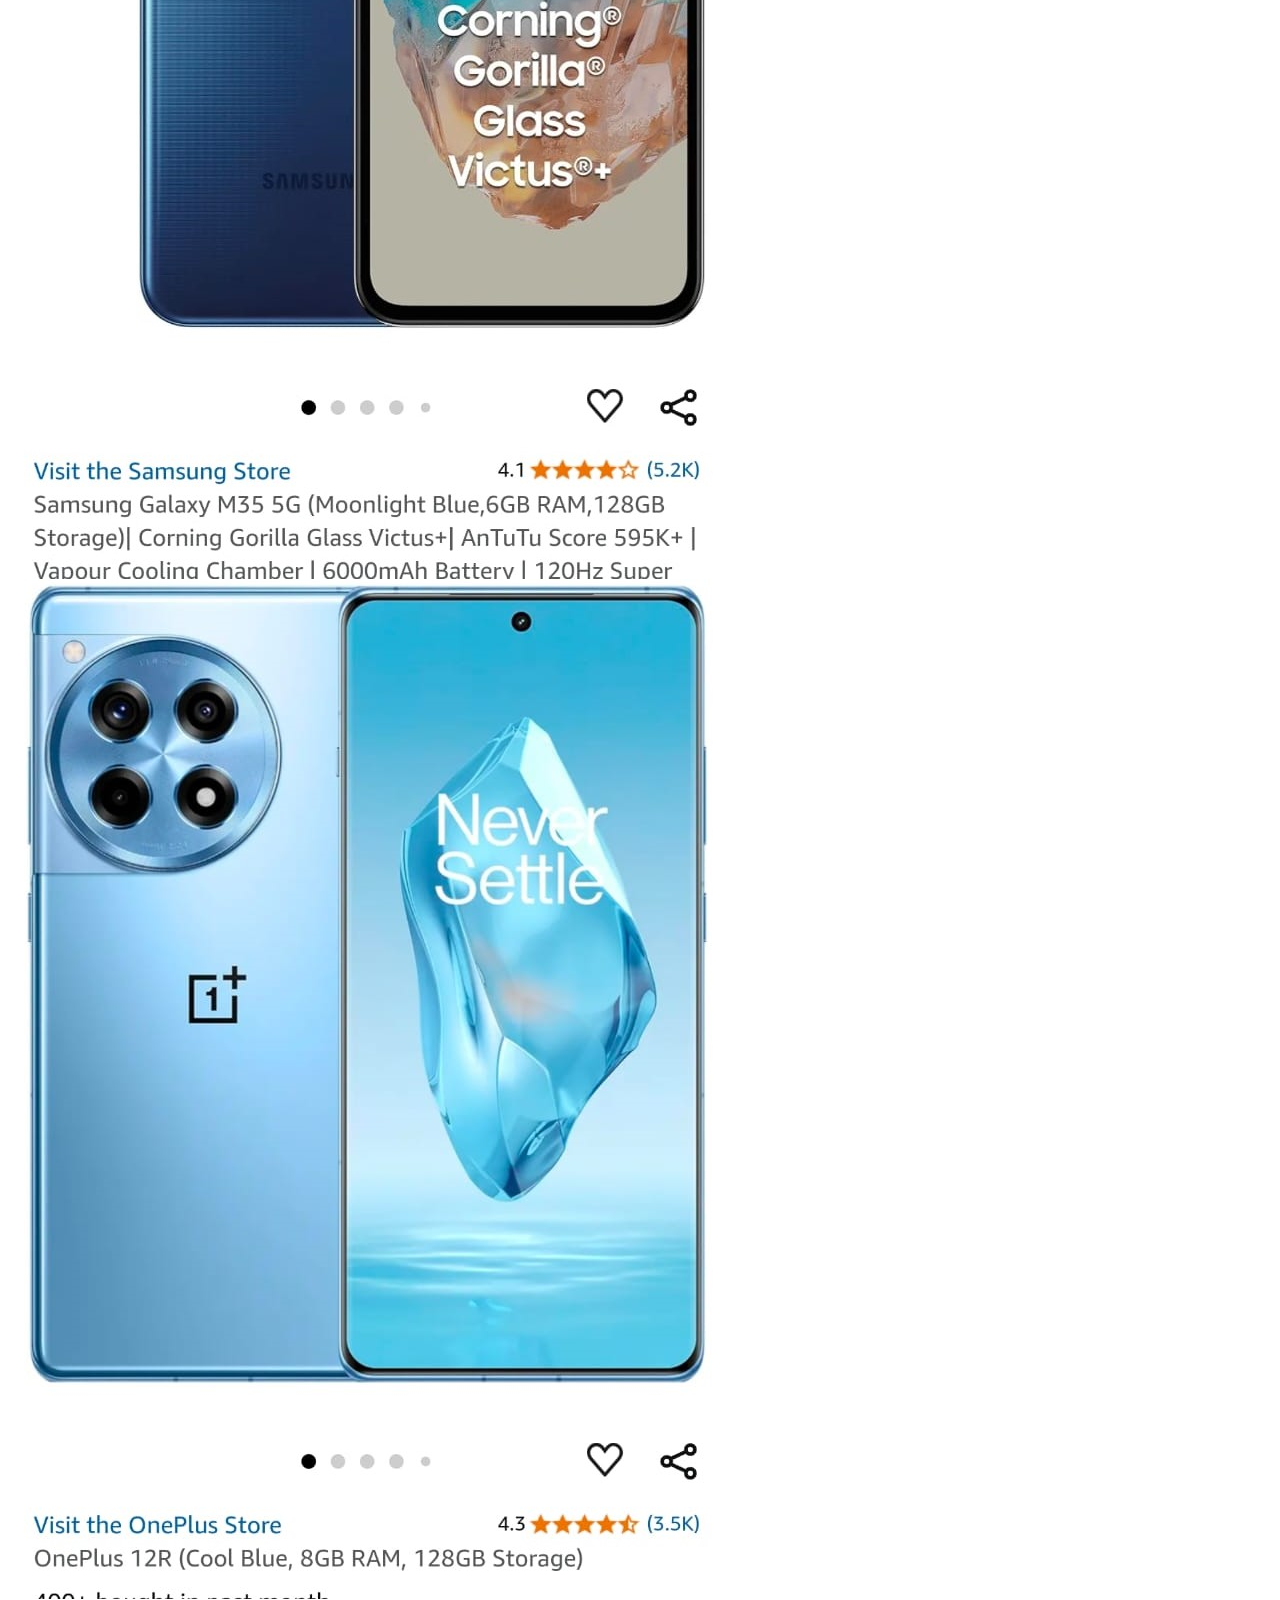
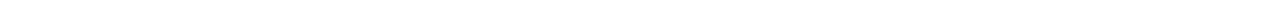
<file: Ecommerce/mobiles.html>
<html>
    <head>
        <link rel="stylesheet" href="CSS/groceries.css">

    </head>
    <body>
        <h1>Mobiles</h1>
        <p><a target="_blank" href="">
            <img src="CSS/Images/Iphone.jpg" alt="https://www.amazon.in/gp/product/B0CHX1W1XY/ref=s9_bw_cg_Budget_2e1_w?pf_rd_m=AT95IG9ONZD7S&pf_rd_s=merchandised-search-15&pf_rd_r=331DTNCJ8CW2HEFB7FWN&pf_rd_t=101&pf_rd_p=4ccc5a04-3b3f-46a6-b603-cde1d23b0885&pf_rd_i=1389401031">
        </a>
        <a target="_blank" href="https://www.amazon.in/gp/product/B07WHR9QZH/ref=s9_bw_cg_Budget_2d1_w?pf_rd_m=AT95IG9ONZD7S&pf_rd_s=merchandised-search-15&pf_rd_r=331DTNCJ8CW2HEFB7FWN&pf_rd_t=101&pf_rd_p=4ccc5a04-3b3f-46a6-b603-cde1d23b0885&pf_rd_i=1389401031&th=1">
            <img src="CSS/Images/IQOO.jpg" alt="">
        </a>
        <a target="_blank" href="https://www.amazon.in/gp/product/B0DMFDNDD5/ref=s9_bw_cg_Budget_3a1_w?pf_rd_m=AT95IG9ONZD7S&pf_rd_s=merchandised-search-15&pf_rd_r=331DTNCJ8CW2HEFB7FWN&pf_rd_t=101&pf_rd_p=4ccc5a04-3b3f-46a6-b603-cde1d23b0885&pf_rd_i=1389401031">
            <img src="CSS/Images/Realme.jpg" alt="">
        </a>
        <a target="_blank" href="https://www.amazon.in/gp/product/B0D78WCNZZ/ref=s9_bw_cg_Budget_2f1_w?pf_rd_m=AT95IG9ONZD7S&pf_rd_s=merchandised-search-15&pf_rd_r=331DTNCJ8CW2HEFB7FWN&pf_rd_t=101&pf_rd_p=4ccc5a04-3b3f-46a6-b603-cde1d23b0885&pf_rd_i=1389401031">
            <img src="CSS/Images/Redmi.jpg" alt="">
        </a>
        <a target="_blank" href="https://www.amazon.in/gp/product/B0DGXBSYHS/ref=s9_bw_cg_Budget_3b1_w?pf_rd_m=AT95IG9ONZD7S&pf_rd_s=merchandised-search-15&pf_rd_r=331DTNCJ8CW2HEFB7FWN&pf_rd_t=101&pf_rd_p=4ccc5a04-3b3f-46a6-b603-cde1d23b0885&pf_rd_i=1389401031">
            <img src="CSS/Images/galaxy.jpg" alt="">
        </a>
        <a target="_blank" href="https://www.amazon.in/gp/product/B0CQYMVLQ4/ref=s9_bw_cg_Budget_2a1_w?pf_rd_m=AT95IG9ONZD7S&pf_rd_s=merchandised-search-15&pf_rd_r=331DTNCJ8CW2HEFB7FWN&pf_rd_t=101&pf_rd_p=4ccc5a04-3b3f-46a6-b603-cde1d23b0885&pf_rd_i=1389401031&th=1">
            <img src="CSS/Images/OP 2.jpg" alt="">
        </a></p>

    </body>
</html>
</file>
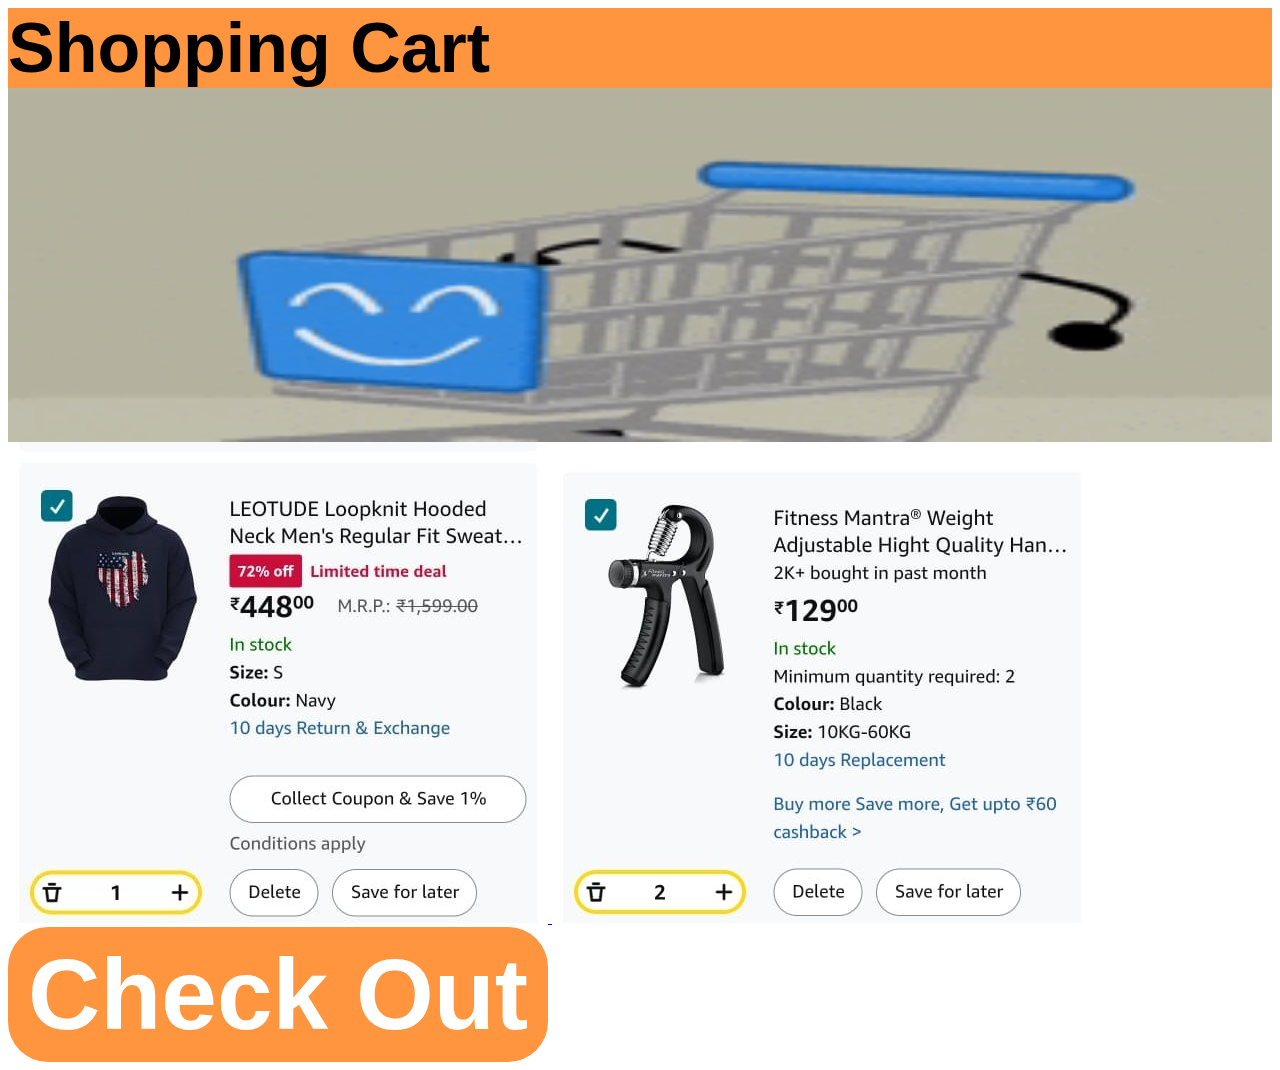
<file: Ecommerce/My cart.html>
<html>
    <head>
        <link rel="stylesheet" href="CSS/cart.css">
    </head>
    <body>
        <h1><b>Shopping Cart</b></h1>
        <img src="CSS/Images/shopping-cart-tpot-tpot.gif" alt="" height="40%" width="100%">
        <a target="_blank" href="https://www.amazon.in/gp/product/B0CMJ43SJH/ref=ox_sc_act_title_2?smid=ASH2MKZ8A9IWX&psc=1">
            <img src="CSS/Images/wp.jpg" alt="clinque terre">
            </a>
        <a href="https://www.amazon.in/gp/product/B0C6XNFWV8/ref=ox_sc_act_title_1?smid=AXOGFIT0PZZ7G&th=1">
            <img src="CSS/Images/WhatsApp Image 2024-12-04 at 14.05.28_9a4cda4b.jpg" alt="">
            </a>
            <br><a href="Checkout.html"><button type="button"><b>Check Out<b></button></a>
    </body>
</html>
</file>
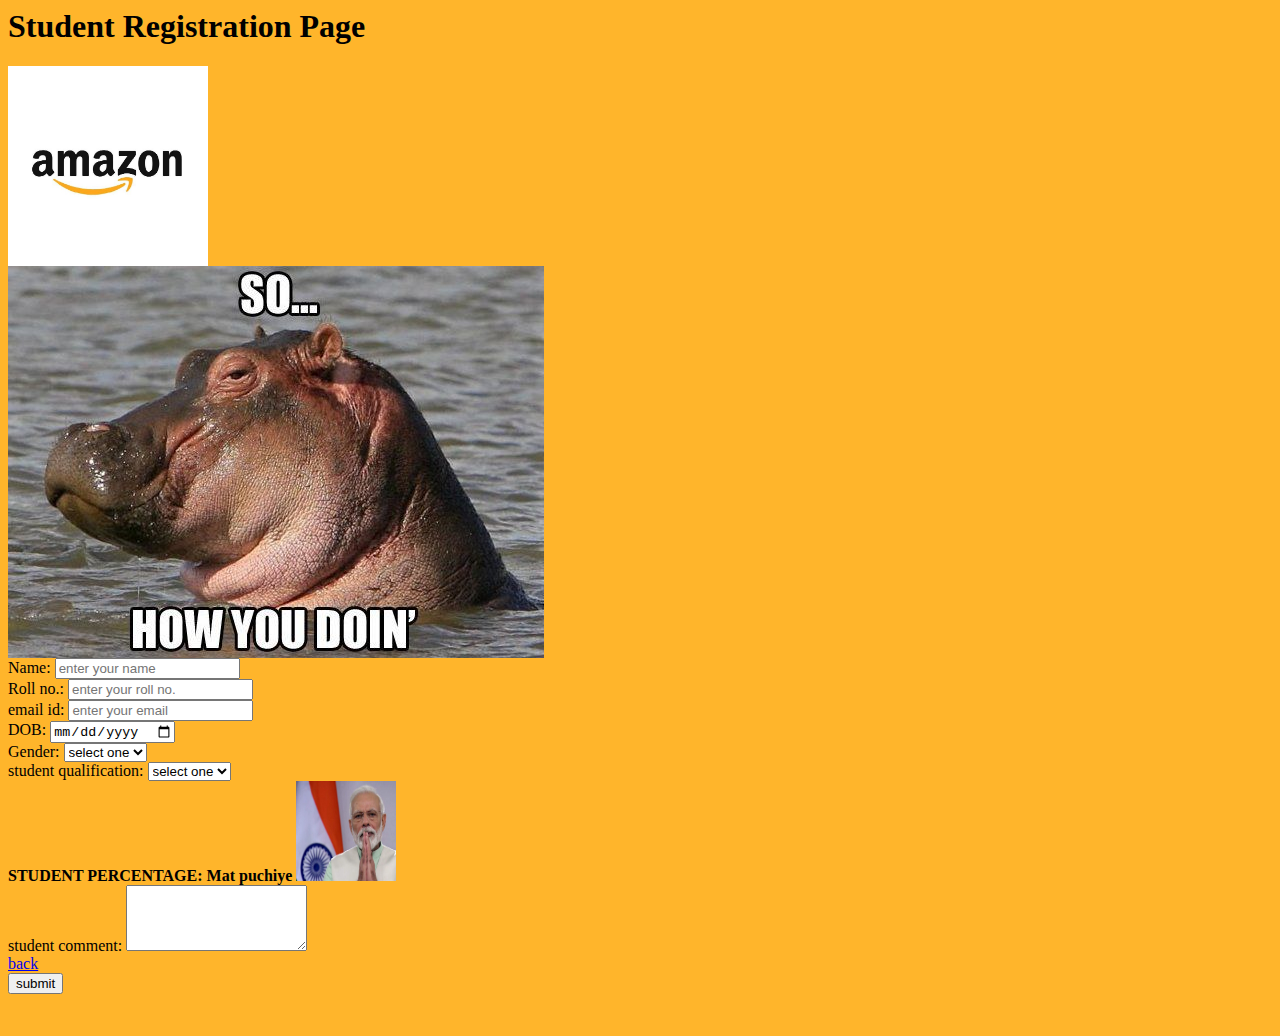
<file: Ecommerce/register.html>
<html>
    <head>
        <link rel="stylesheet" href="CSS/register.css">

    </head>
    <body>
        <h1>Student Registration Page</h1>
        <form>
            <img src="CSS/Images/8ab0121c7d7a90f6415b4b0edaf035d9.jpg" alt="" width="200" height="200"><br>
            <img src="CSS/Images/8b2a40896a62e5be11df7e4c184a2b61.jpg" alt=""><br>
            Name: <input type="text" placeholder="enter your name"/><br>Roll no.: <input type="text" placeholder="enter your roll no."/><br>email id: <input type="text" placeholder="enter your email"/><br>
            DOB: <input type="date" placeholder="enter your DOB"/><br>
            Gender: <select>
                <option>select one</option>
                <option>male</option>
                <option>female</option>
                <option>LGBTQ++</option>
            </select>
            <br>student qualification: <select>
                <option> select one</option>
                <option>anpadh</option>
                <option>10th</option>
                <option>12th</option>
                <option>B-tech</option>
            </select><br>
            <b>STUDENT PERCENTAGE: Mat puchiye</b> <img src="CSS/Images/jpg.jpg" width="100" height="100"><br>
            student comment: <textarea rows="4" cols="20"></textarea>
            <br><a href="index.html">back</a>

            <br><input type="button" value="submit"/>
        </form>
    </body>
</html>
</file>
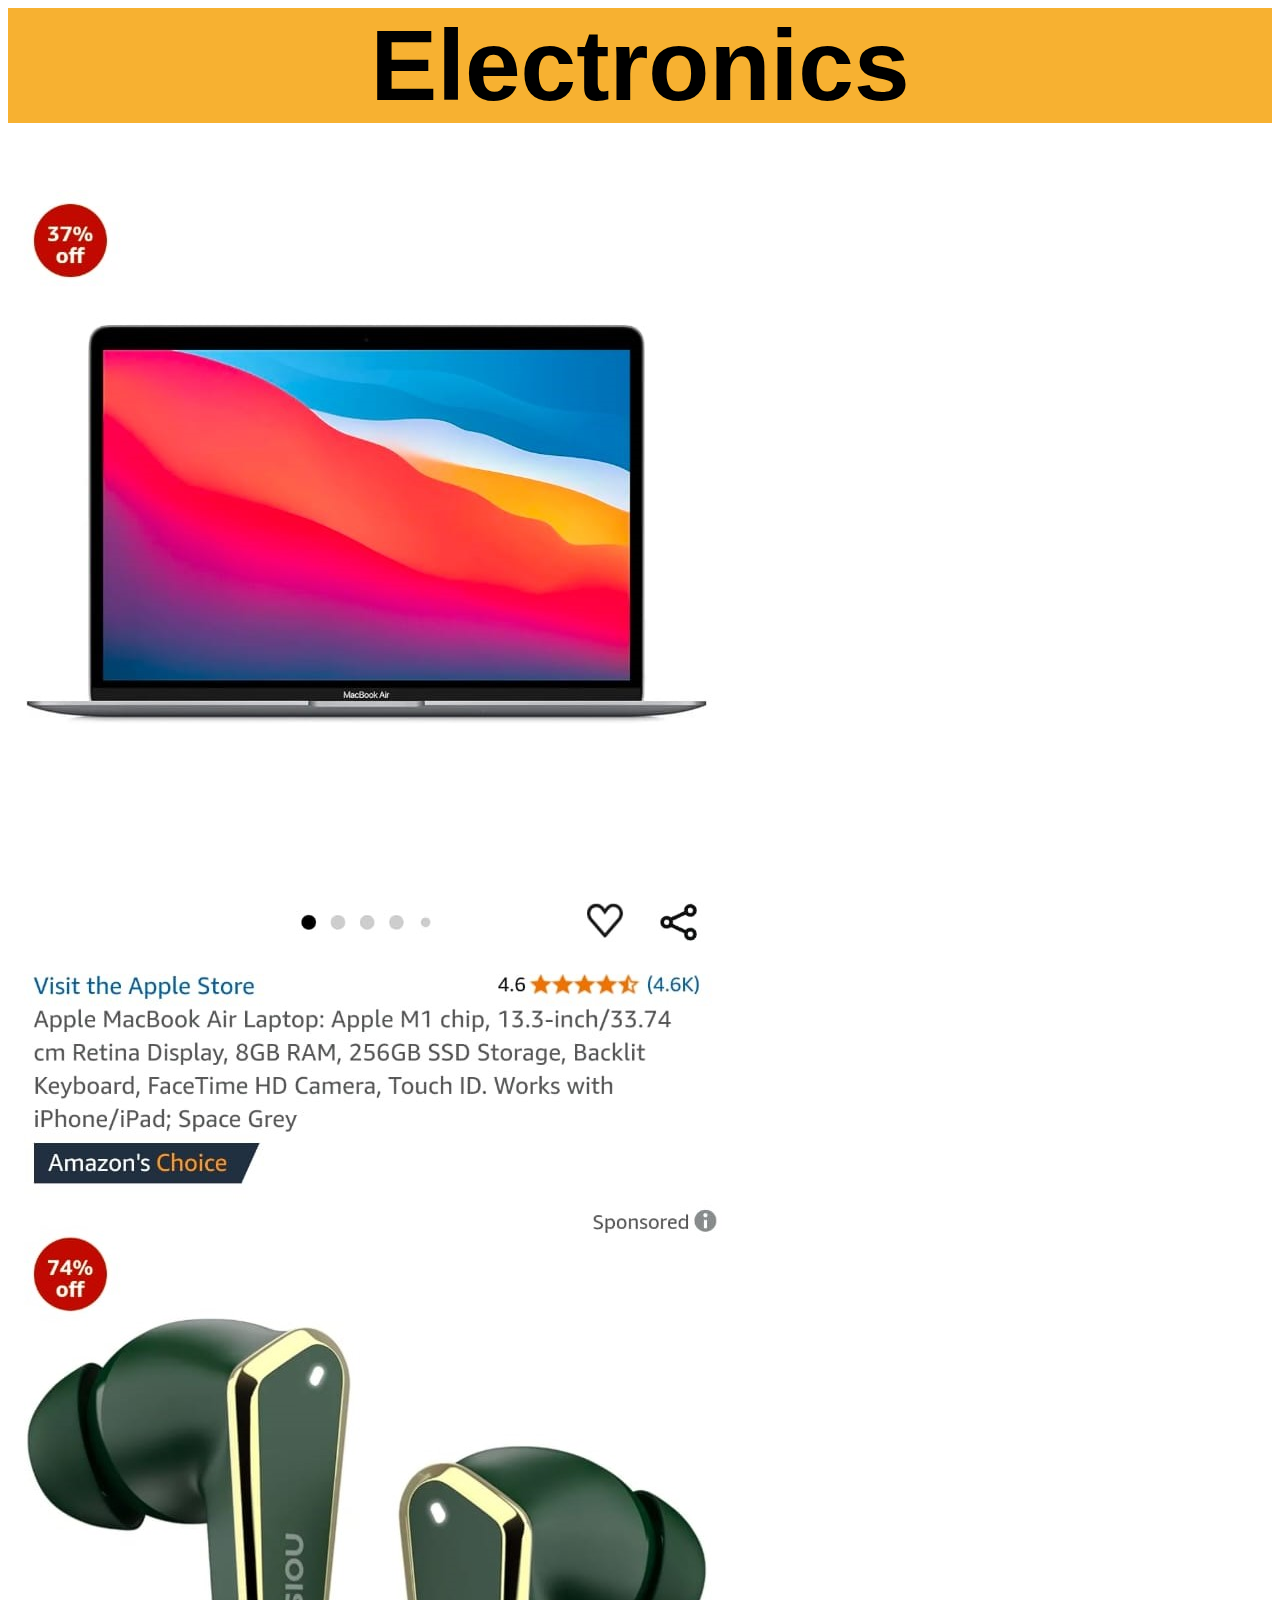
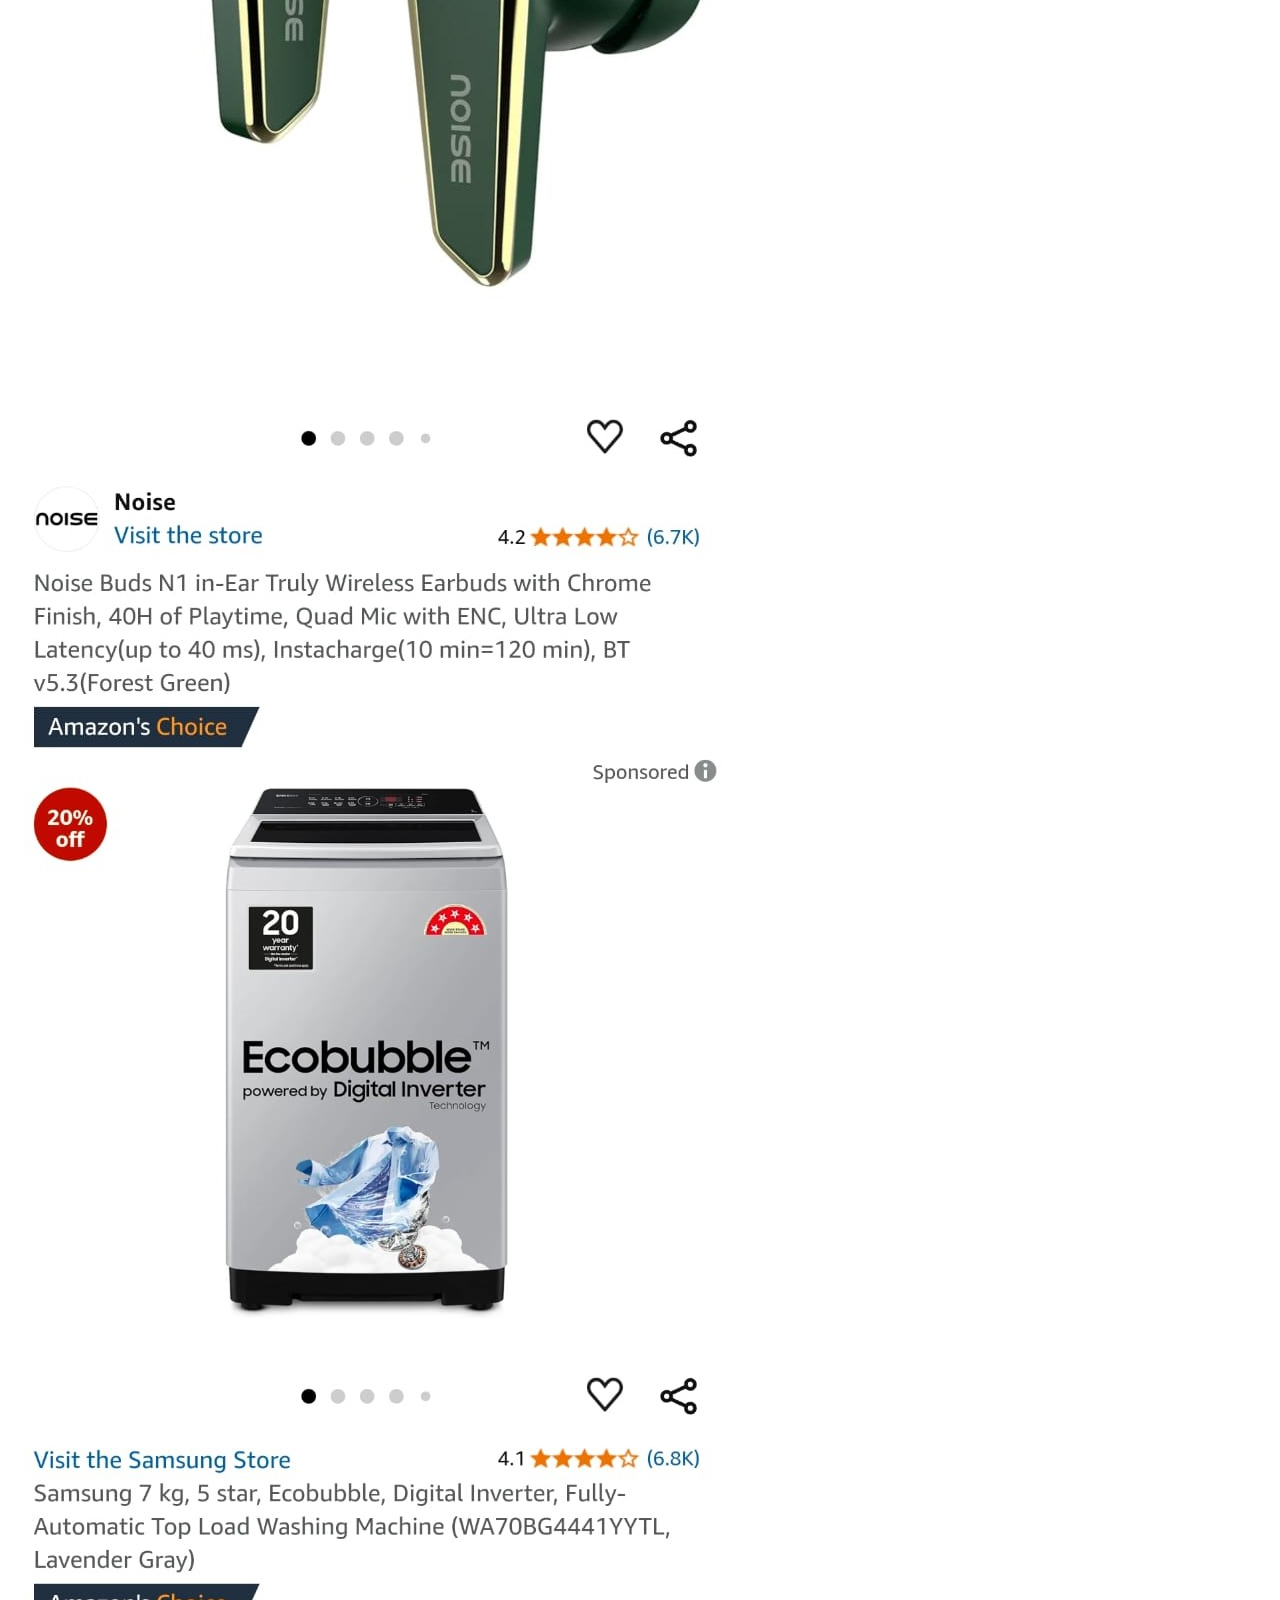
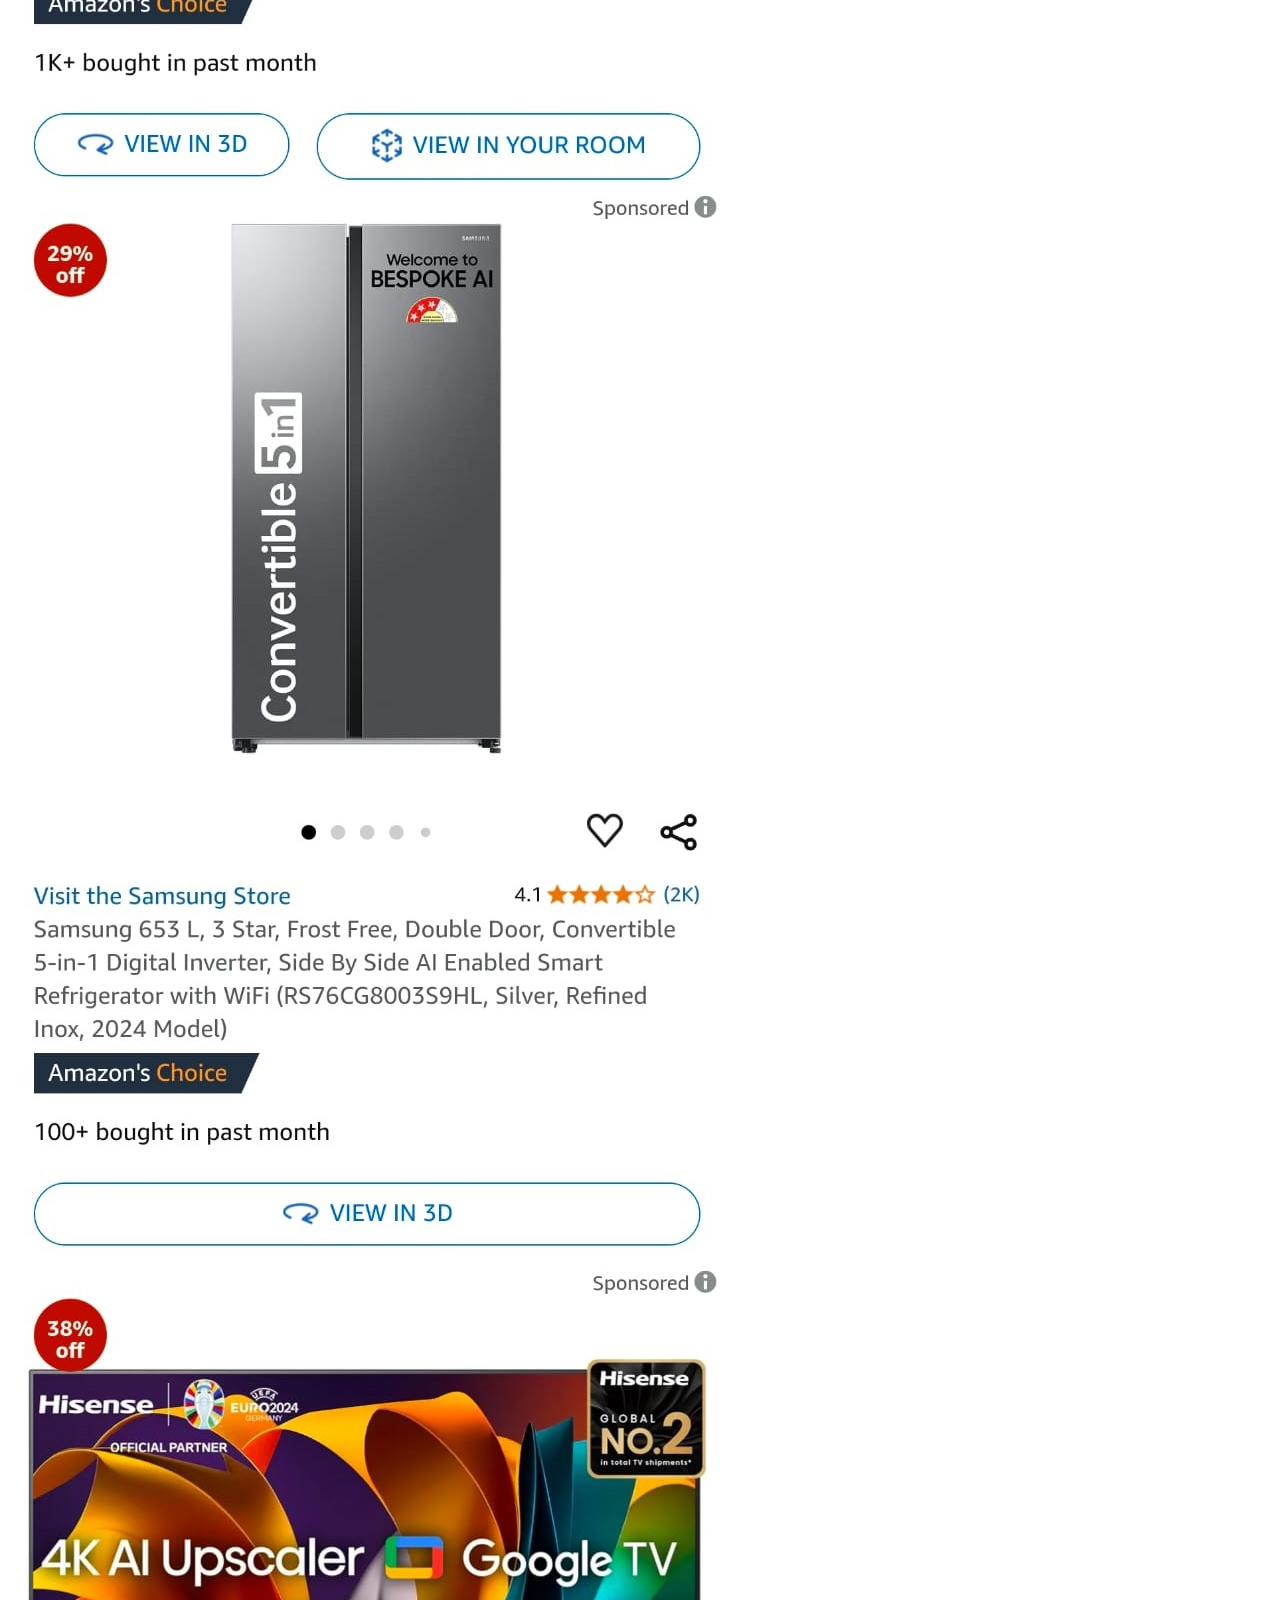
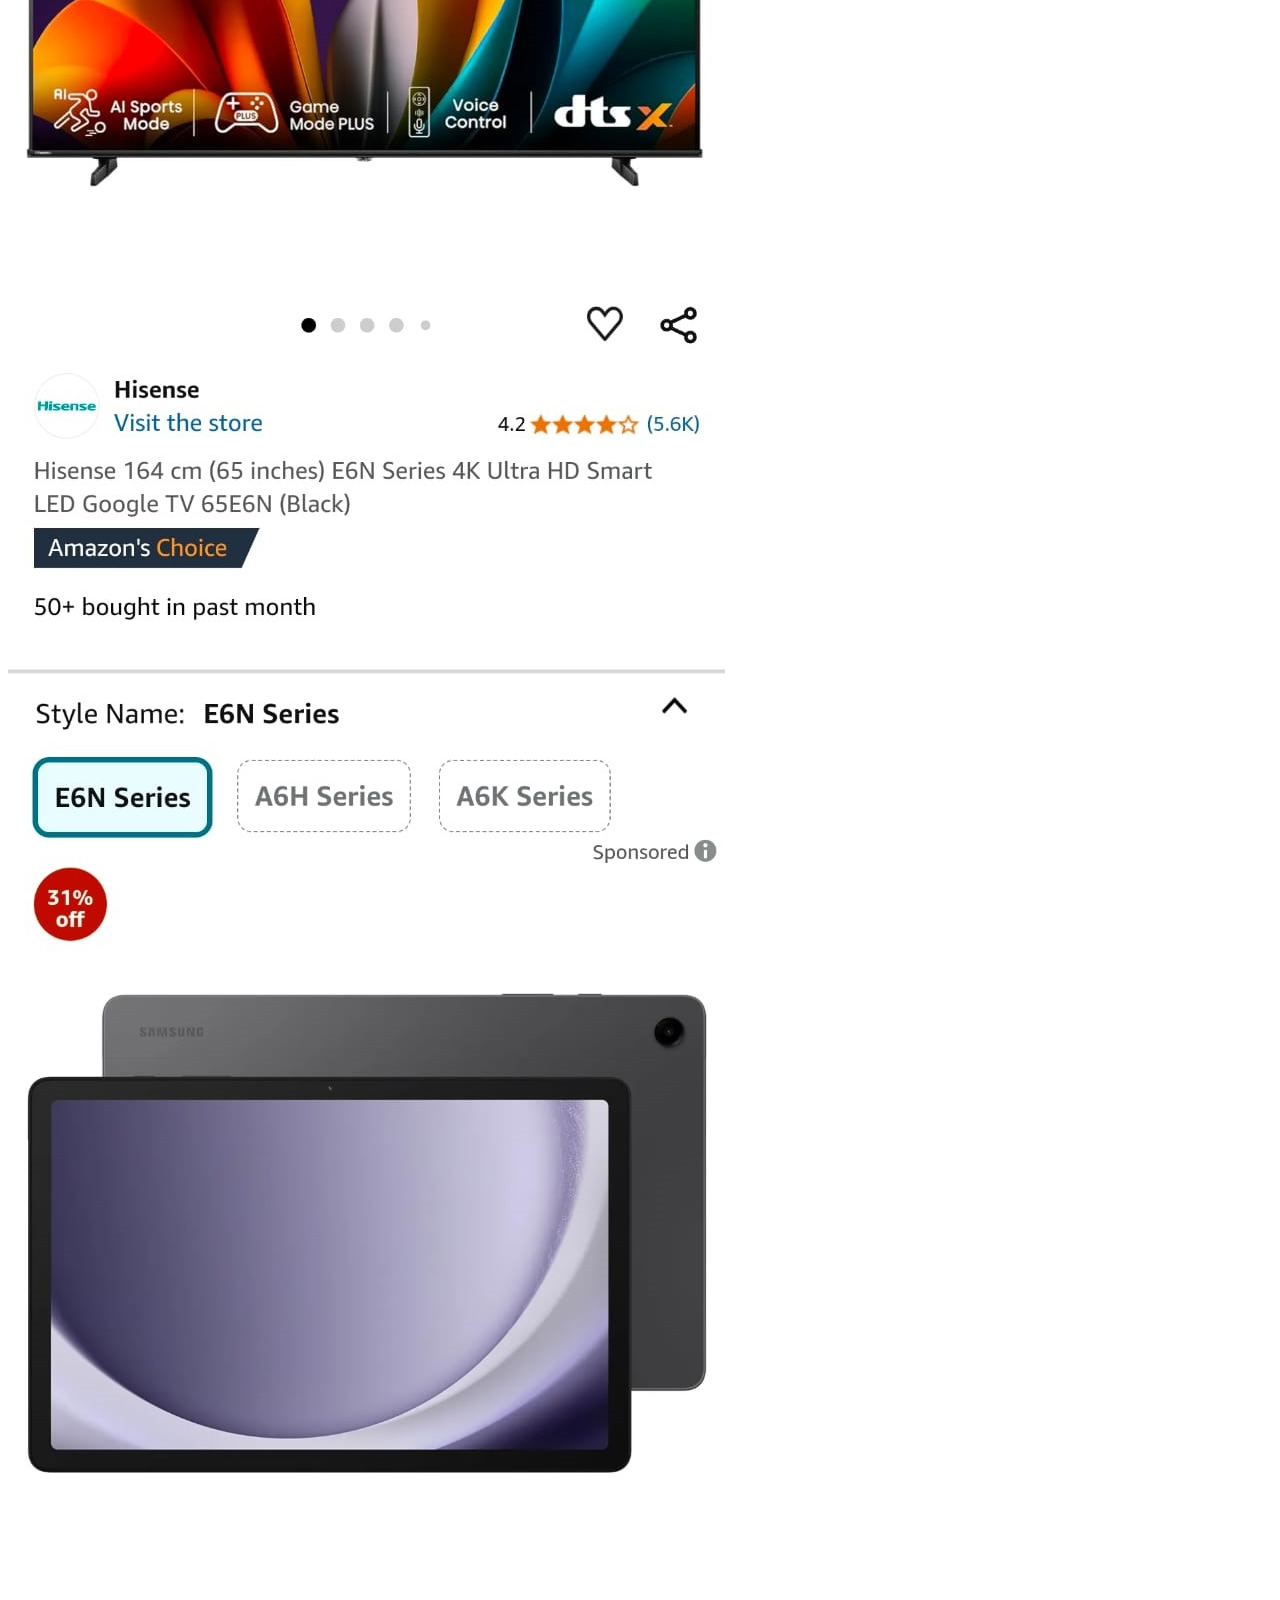
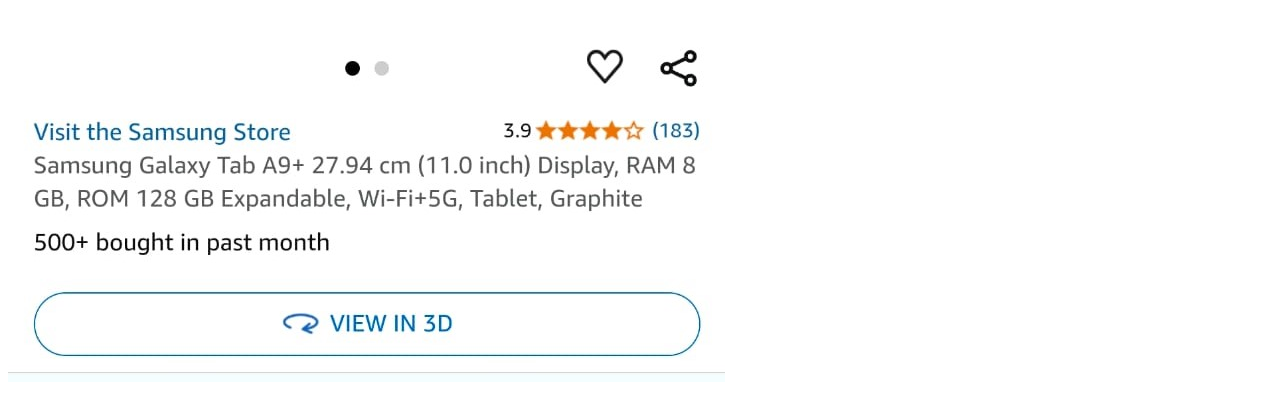
<file: Ecommerce/renew.html>
<html>
    <head>
        <link rel="stylesheet" href="CSS/groceries.css">

    </head>
    <body>
        <h1>Electronics</h1>
        <p><a target="_blank" href="https://www.amazon.in/Apple-MacBook-Chip-13-inch-256GB/dp/B08N5W4NNB">
            <img src="CSS/Images/mac.jpg" alt="">
        </a>
        <a target="_blank" href="https://www.amazon.in/Noise-Launched-Wireless-Playtime-Instacharge/dp/B0CQJWQWD9">
            <img src="CSS/Images/buds.jpg" alt="">
        </a>
        <a target="_blank" href="https://www.amazon.in/Samsung-Inverter-Fully-Automatic-WA70BG4441YYTL-Technology/dp/B0B8NHX62W">
            <img src="CSS/Images/wash.jpg" alt="">
        </a>
        <a target="_blank" href="https://www.amazon.in/Samsung-Convertible-Inverter-Refrigerator-RS76CG8003S9HL/dp/B0BQC4Y4TP?ref_=ast_slp_dp&th=1&psc=1">
            <img src="CSS/Images/fridge.jpg" alt="">
        </a>
        <a target="_blank" href="https://www.amazon.in/Hisense-inches-Ultra-Google-65E6N/dp/B0D3X966VS">
            <img src="CSS/Images/tv.jpg" alt="">
        </a>
        <a target="_blank" href="https://www.amazon.in/Samsung-Galaxy-Tab-A9-Expandable/dp/B0CXJ6F1QM">
            <img src="CSS/Images/Tab.jpg" alt="">
        </a></p>

    </body>
</html>
</file>
<file: Ecommerce/CSS/style.css>
ul{
    list-style-type: none;
    margin: 0%;
    padding: 0%;
    overflow: hidden;
    background-color: rgb(240, 130, 40);
}
#list1{
    display: flex;
    background-color:rgb(240, 130, 40) ;
    justify-content: baseline;
    width: 100%;
}
#list1{
    float:right;
}
#list{
    float: left;
    display: flex;
    justify-content: space-between;
    width: 100%;
    color: black;
    padding: 10px;
    border-radius: 50px;
    
}
li a{
    display: block;
    color: black;
    text-align: center;
    padding: 14px 16px;
    text-decoration: none;
    font-size: x-large;
}

#list1 a:hover{
    background-color: #e95f1f;
}
h1{
    font-family: 'Franklin Gothic Medium', 'Arial Narrow', Arial, sans-serif;
    font-size: 100;
    background-color: #ff6e2b;
    margin: 0%;
}
body {
    background-image: url(Images/8ab0121c7d7a90f6415b4b0edaf035d9.jpg);
    background-repeat: no-repeat;
    background-size: cover;
    background-position-y: -300px ;
}
#list{
    list-style: none;
    margin: 0%;
    padding: 0%;
    overflow: hidden;
    background-color: white;
    color: black;
    font-family: Arial, Helvetica, sans-serif;
}
#lisp a{
    float: left;
    color: black;
}


#lisp1 a:hover{
    padding: 12px 16px;
    border-radius: 50px;
    border: 0.1px solid transparent;
    transition: border 3000s ease-in-out;
}
#lisp2 a:hover{
    padding: 12px 16px;
    border-radius: 50px;
    border: 0.1px solid transparent;
    transition: border 3000s ease-in-out;
}
#lisp1{
    background-image: url(Images/Groceries\ 2.jpg);
    background-position: center;
    background-size: 120%;
    background-repeat: no-repeat;
    background-position-y: bottom;
    background-position-x: left;
    color: black;
    border-radius: 100px;
    

}
#lisp2{
    background-image: url(Images/Mobiles\ 2.jpg);
    background-position: center;
    background-size: 120%;
    background-repeat: no-repeat;
    color: black;
    border-radius: 100px;

}
#lisp3{
    background-image: url(Images/baazar.jpg);
    background-size: 130%;
    background-repeat: no-repeat;
    background-position-y: center;
    background-position-x: center;
    border-radius: 100px;

}
#lisp3 a:hover{
    padding: 12px 16px;
    border-radius: 50px;
    border: 0.1px solid transparent;
    transition: border 3000s ease-in-out;
}
#lisp4{
    background-image: url(Images/Fashion.jpg);
    background-size: 120%;
    background-repeat: no-repeat;
    border-radius: 100px;
    background-position-x: right;
    background-position-y: center;
}
#lisp4 a:hover{
    padding: 12px 16px;
    border-radius: 50px;
    border: 0.1px solid transparent;
    transition: border 3000s ease-in-out;
}
#lisp5{
    background-image: url(Images/Elec.jpg);
    background-size: 100%;
    background-repeat: no-repeat;
    border-radius: 100px;
    
    
}
#lisp5 a:hover{
    padding: 12px 16px;
    border-radius: 50px;
    border: 0.1px solid transparent;
    transition: border 3000s ease-in-out;
}
#lisp6{
    background-image: url(Images/shopping-cart-sign-red-icon-with-soft-vector-13248860.jpg);
    background-repeat: no-repeat;
    background-size: 97%;
    border-radius: 100px;
    background-position-y: center;
}
#lisp6 a:hover{
    padding: 12px 16px;
    border-radius: 50px;
    border: 0.1px solid transparent;
    transition: border 3000s ease-in-out;
}
</file>
<file: Ecommerce/CSS/groceries.css>
p a:hover{
    padding: 10px 10px;
    border: 2px solid transparent;
    transition: border 3000s ease-in-out;
    object-fit: 200%;
    width: 100%;
    height: 100%;
    background-color: orange;
    width: 200px; 
    overflow: hidden; 
    
}
h1{
    background-color: rgb(247, 177, 49);
    font-size: 100;
    font-family: Arial, Helvetica, sans-serif;
    text-align: center;

}
p{
    flex-wrap: wrap;
    border: 10px;
}
</file>
<file: Ecommerce/CSS/cart.css>
h1{
    background-color: rgb(255, 149, 62);
    margin: 0%;
    font-family: 'Franklin Gothic Medium', 'Arial Narrow', Arial, sans-serif;
    font-size: 70;
}
p{
    font-size: 50;
    margin: auto;
    font-family: 'Franklin Gothic Medium', 'Arial Narrow', Arial, sans-serif;
    color: black;
}
button[type="button"] {
    background-color: rgb(255, 149, 62);
    color: white;
    padding: 10px 20px;
    font-size: 100;
    border: 80px;
    border-radius: 5px;
    cursor: pointer;
    border-radius: 40px;
}
button:hover {
    transform: scale(1.05); /* Slightly enlarge the button */
    box-shadow: 0 4px 8px rgba(0, 0, 0, 0.2); 
}
</file>
<file: Ecommerce/CSS/register.css>
body{
    background-color: rgb(255, 181, 43);
}
</file>
